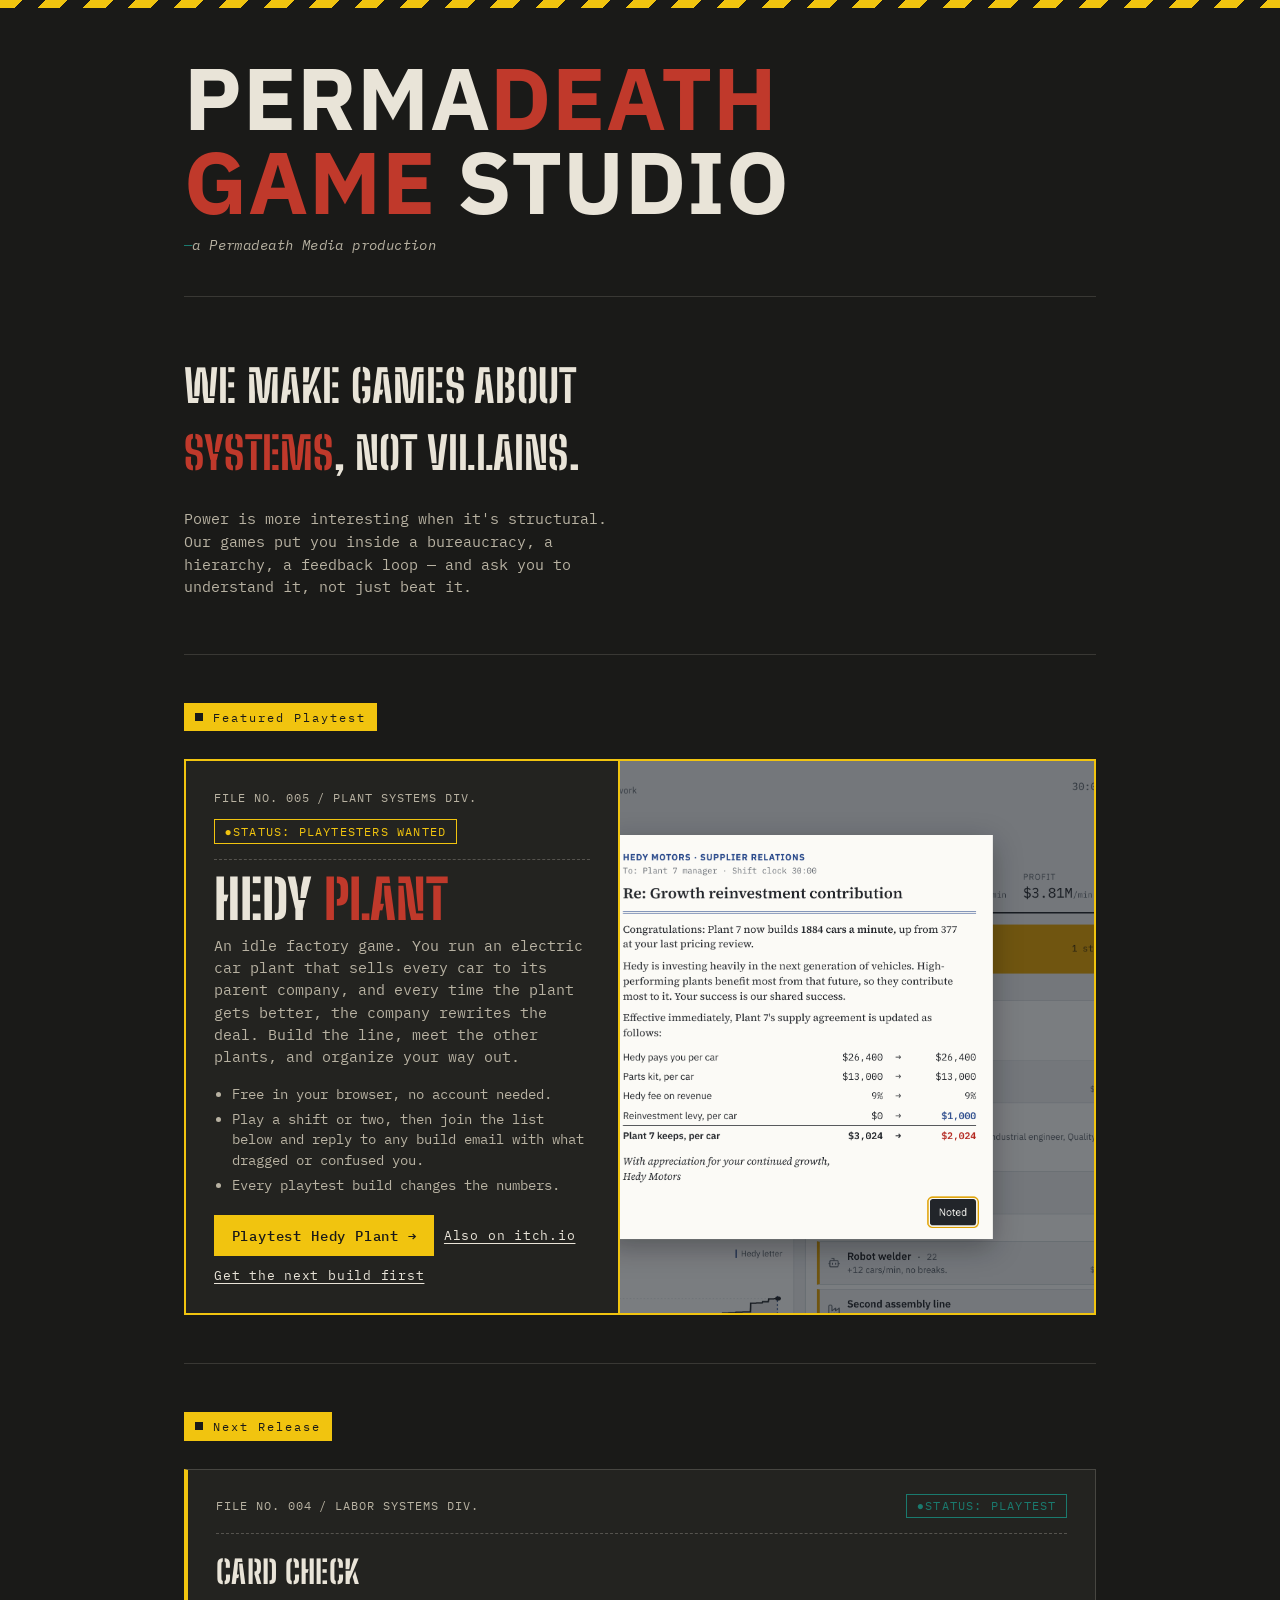
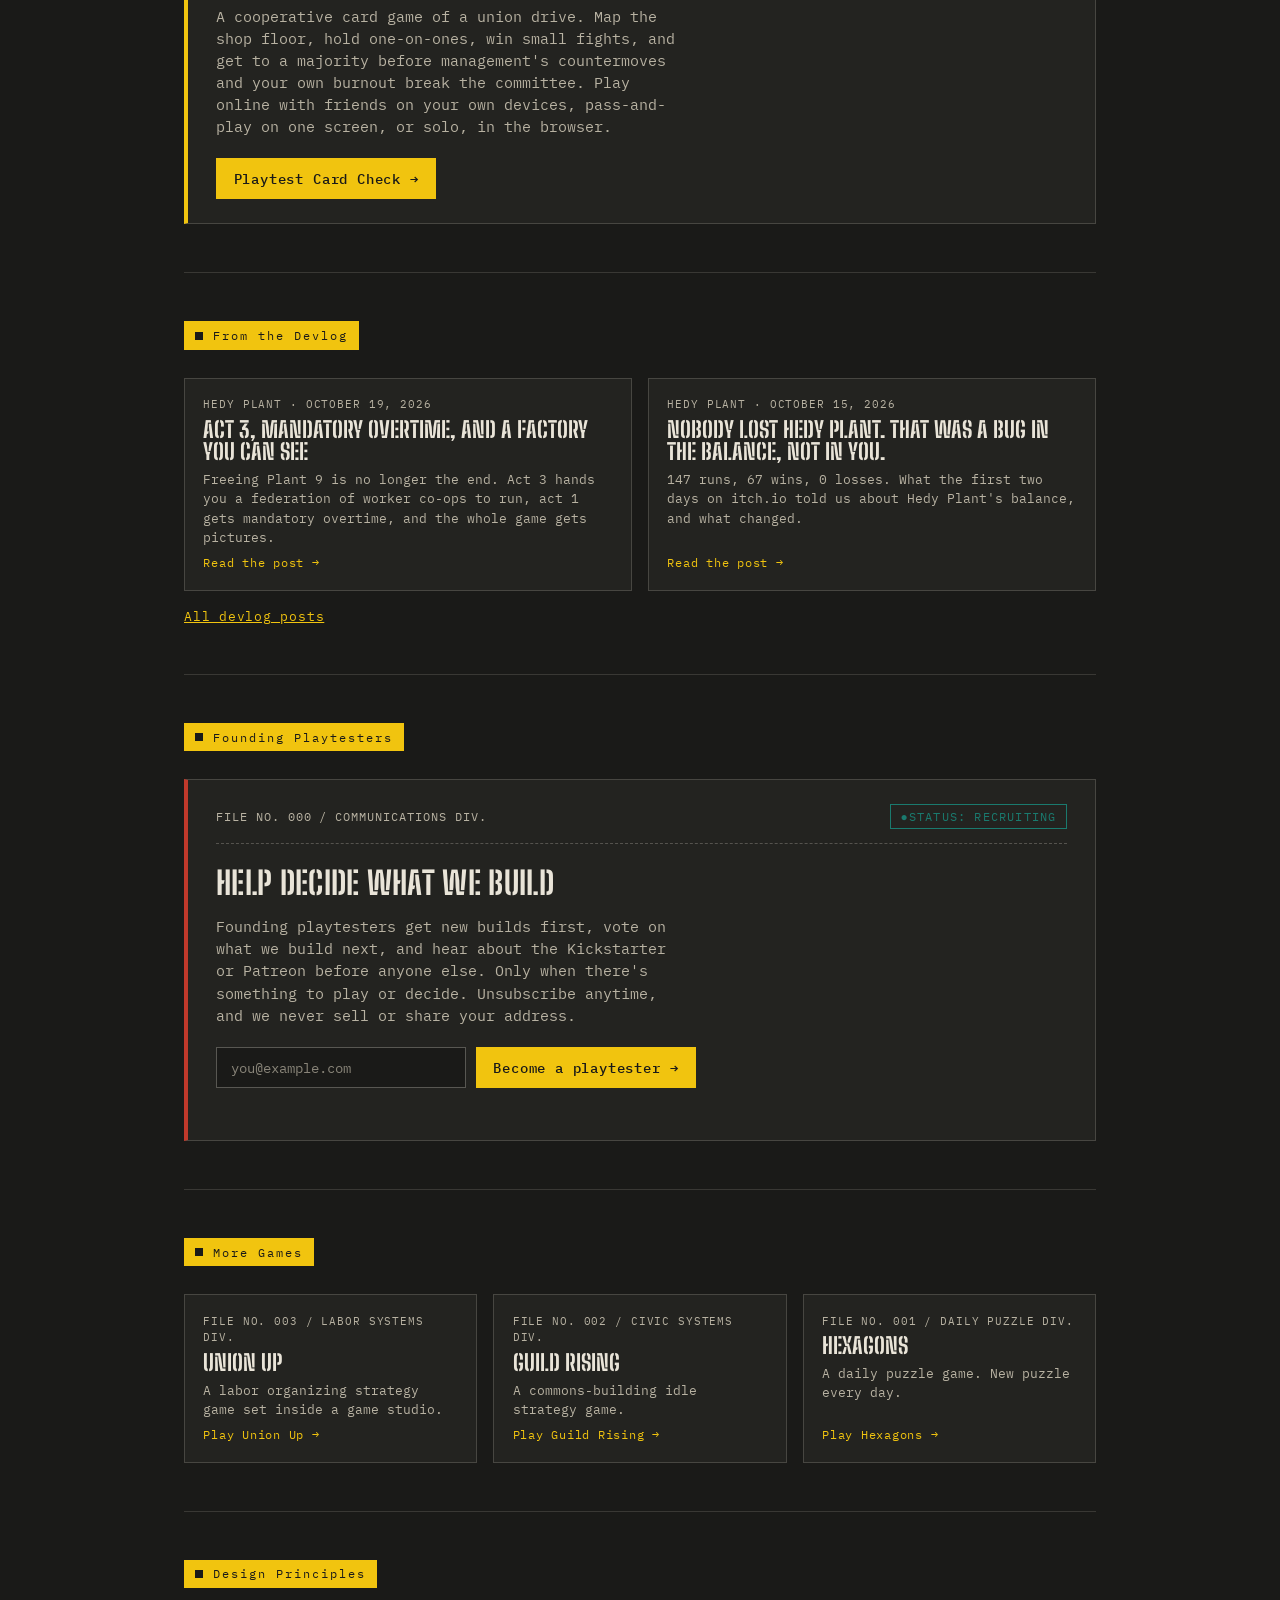
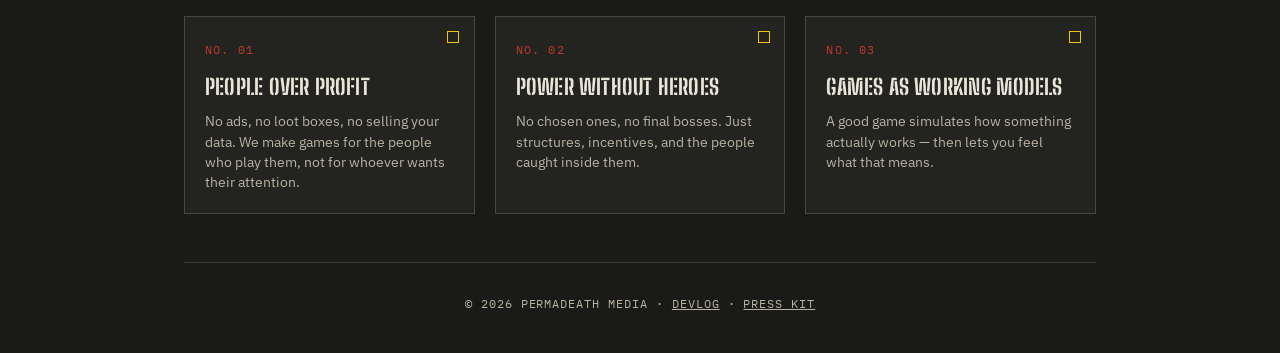
<file: index.html>
<!DOCTYPE html>
<html lang="en">
<head>
<meta charset="UTF-8">
<meta name="viewport" content="width=device-width, initial-scale=1.0">
<title>Permadeath Media — Game Studio</title>
<link rel="preconnect" href="https://fonts.googleapis.com">
<link rel="preconnect" href="https://fonts.gstatic.com" crossorigin>
<link href="https://fonts.googleapis.com/css2?family=Big+Shoulders+Stencil:wght@600;700;800&family=IBM+Plex+Mono:wght@400;500;600&family=IBM+Plex+Sans:wght@400;500&display=swap" rel="stylesheet">
<style>
  :root {
    --soot: #1A1A18;
    --soot-2: #232320;
    --oxide: #C0392B;
    --yellow: #F1C40F;
    --teal: #1A7A6E;
    --paper: #E9E4D8;
    --paper-dim: #B8B2A2;
  }

  * {
    margin: 0;
    padding: 0;
    box-sizing: border-box;
  }

  html {
    scroll-behavior: smooth;
  }

  body {
    background: var(--soot);
    color: var(--paper);
    font-family: "IBM Plex Sans", sans-serif;
    line-height: 1.5;
  }

  .stencil {
    font-family: "Big Shoulders Stencil", sans-serif;
    text-transform: uppercase;
  }

  .mono {
    font-family: "IBM Plex Mono", monospace;
  }

  .hazard-rule {
    height: 8px;
    background: repeating-linear-gradient(
      135deg,
      var(--yellow) 0 16px,
      var(--soot) 16px 32px
    );
  }

  .wrap {
    max-width: 960px;
    margin: 0 auto;
    padding: 0 1.5rem;
  }

  /* Header */
  header {
    padding: 3rem 0 2.5rem;
    border-bottom: 1px solid rgba(233, 228, 216, 0.15);
  }

  .wordmark {
    font-size: clamp(2.75rem, 9vw, 5.5rem);
    font-weight: 800;
    letter-spacing: 0.01em;
    color: var(--paper);
    line-height: 0.95;
  }

  .wordmark .hit {
    color: var(--oxide);
  }

  .subline {
    margin-top: 0.75rem;
    font-size: 0.85rem;
    letter-spacing: 0.03em;
    color: var(--paper-dim);
    font-style: italic;
  }

  .subline::before {
    content: "\2014 ";
    font-style: normal;
    color: var(--teal);
  }

  /* Hero */
  .hero {
    padding: 3.5rem 0;
  }

  .hero h1 {
    font-size: clamp(1.8rem, 4.5vw, 2.8rem);
    font-weight: 700;
    letter-spacing: 0.005em;
    max-width: 20ch;
    color: var(--paper);
  }

  .hero h1 .accent {
    color: var(--oxide);
  }

  .hero p {
    margin-top: 1.25rem;
    max-width: 48ch;
    font-size: 0.95rem;
    color: var(--paper-dim);
  }

  /* Section label */
  .section-label {
    display: inline-flex;
    align-items: center;
    gap: 0.6rem;
    font-size: 0.78rem;
    letter-spacing: 0.16em;
    color: var(--soot);
    background: var(--yellow);
    padding: 0.3rem 0.7rem;
    margin-bottom: 1.75rem;
  }

  .section-label::before {
    content: "";
    width: 8px;
    height: 8px;
    background: var(--soot);
    display: inline-block;
  }

  section {
    padding: 3rem 0;
    border-bottom: 1px solid rgba(233, 228, 216, 0.15);
  }

  /* Operations / file card */
  .file-card {
    background: var(--soot-2);
    border: 1px solid rgba(233, 228, 216, 0.18);
    border-left: 4px solid var(--teal);
    padding: 1.5rem 1.75rem;
  }

  .file-card-top {
    display: flex;
    flex-wrap: wrap;
    justify-content: space-between;
    align-items: baseline;
    gap: 0.75rem;
    border-bottom: 1px dashed rgba(233, 228, 216, 0.25);
    padding-bottom: 0.9rem;
    margin-bottom: 0.9rem;
  }

  .file-id {
    font-size: 0.75rem;
    color: var(--paper-dim);
    letter-spacing: 0.08em;
  }

  .status {
    font-size: 0.75rem;
    letter-spacing: 0.1em;
    color: var(--teal);
    border: 1px solid var(--teal);
    padding: 0.15rem 0.6rem;
  }

  .status::before {
    content: "\25CF ";
  }

  .file-title {
    font-family: "Big Shoulders Stencil", sans-serif;
    text-transform: uppercase;
    font-size: 2rem;
    font-weight: 700;
    color: var(--paper);
    letter-spacing: 0.01em;
  }

  .file-desc {
    margin-top: 0.6rem;
    color: var(--paper-dim);
    font-size: 0.92rem;
    max-width: 52ch;
  }

  .file-link {
    display: inline-block;
    margin-top: 1.25rem;
    font-size: 0.85rem;
    letter-spacing: 0.06em;
    color: var(--soot);
    background: var(--yellow);
    padding: 0.65rem 1.1rem;
    text-decoration: none;
    font-weight: 500;
    transition: background 0.15s ease;
  }

  .file-link:hover {
    background: var(--paper);
  }

  .file-link::after {
    content: " \2192";
  }

  /* Design principles */
  .principles {
    display: grid;
    grid-template-columns: repeat(auto-fit, minmax(230px, 1fr));
    gap: 1.25rem;
  }

  .principle {
    position: relative;
    border: 1px solid rgba(233, 228, 216, 0.18);
    padding: 1.5rem 1.25rem 1.25rem;
    background: var(--soot-2);
  }

  .principle-num {
    font-family: "IBM Plex Mono", monospace;
    font-size: 0.75rem;
    color: var(--oxide);
    letter-spacing: 0.1em;
    display: block;
    margin-bottom: 0.75rem;
  }

  .principle h2 {
    font-family: "Big Shoulders Stencil", sans-serif;
    text-transform: uppercase;
    font-size: 1.35rem;
    font-weight: 700;
    color: var(--paper);
    margin-bottom: 0.5rem;
    letter-spacing: 0.01em;
  }

  .principle p {
    font-size: 0.85rem;
    color: var(--paper-dim);
  }

  .principle::before {
    content: "";
    position: absolute;
    top: 0.9rem;
    right: 0.9rem;
    width: 10px;
    height: 10px;
    border: 1px solid var(--yellow);
  }

  /* Mailing list */
  .signup-card {
    border-left-color: var(--oxide);
  }

  .signup-form {
    display: flex;
    flex-wrap: wrap;
    gap: 0.6rem;
    margin-top: 1.25rem;
    max-width: 480px;
  }

  .signup-form input[type="email"] {
    flex: 1 1 220px;
    min-width: 0;
    font-family: "IBM Plex Mono", monospace;
    font-size: 0.9rem;
    color: var(--paper);
    background: var(--soot);
    border: 1px solid rgba(233, 228, 216, 0.3);
    padding: 0.65rem 0.9rem;
    border-radius: 0;
  }

  .signup-form input[type="email"]::placeholder {
    color: var(--paper-dim);
    opacity: 0.7;
  }

  .signup-form input[type="email"]:focus {
    outline: 2px solid var(--yellow);
    outline-offset: 1px;
    border-color: var(--yellow);
  }

  .signup-btn {
    font-family: "IBM Plex Mono", monospace;
    font-size: 0.85rem;
    letter-spacing: 0.06em;
    font-weight: 500;
    color: var(--soot);
    background: var(--yellow);
    border: 0;
    padding: 0.65rem 1.1rem;
    cursor: pointer;
    transition: background 0.15s ease;
  }

  .signup-btn:hover,
  .signup-btn:focus-visible {
    background: var(--paper);
  }

  .signup-btn:disabled {
    opacity: 0.6;
    cursor: wait;
  }

  .signup-btn::after {
    content: " \2192";
  }

  .signup-hp {
    position: absolute;
    left: -9999px;
    width: 1px;
    height: 1px;
    opacity: 0;
  }

  .signup-msg {
    margin-top: 0.75rem;
    font-size: 0.8rem;
    letter-spacing: 0.04em;
    color: var(--paper-dim);
    min-height: 1.2em;
  }

  .signup-msg.ok {
    color: var(--yellow);
  }

  .signup-msg.err {
    color: var(--oxide);
  }

  .sr-only {
    position: absolute;
    width: 1px;
    height: 1px;
    overflow: hidden;
    clip: rect(0 0 0 0);
    white-space: nowrap;
  }

  /* Footer */
  footer {
    padding: 2rem 0 2.5rem;
    text-align: center;
  }

  footer p {
    font-size: 0.75rem;
    letter-spacing: 0.08em;
    color: var(--paper-dim);
  }

  /* Featured playtest */
  .featured-card {
    border: 2px solid var(--yellow);
    background: var(--soot-2);
    display: grid;
    grid-template-columns: minmax(0, 1fr) minmax(0, 1.1fr);
  }

  .featured-body { padding: 1.75rem; }

  .featured-card .status {
    color: var(--yellow);
    border-color: var(--yellow);
  }

  .featured-title {
    font-family: "Big Shoulders Stencil", sans-serif;
    text-transform: uppercase;
    font-size: clamp(2.4rem, 6vw, 3.4rem);
    font-weight: 800;
    line-height: 0.95;
    color: var(--paper);
  }

  .featured-title .hit { color: var(--oxide); }

  .featured-asks {
    margin: 1rem 0 0 1.1rem;
    font-size: 0.85rem;
    color: var(--paper-dim);
  }

  .featured-asks li { margin-bottom: 0.3rem; }

  .featured-actions { display: flex; flex-wrap: wrap; gap: 0.6rem; align-items: center; margin-top: 1.25rem; }

  .featured-actions .file-link { margin-top: 0; }

  .featured-actions .ghost-link {
    font-size: 0.8rem;
    letter-spacing: 0.06em;
    color: var(--paper);
    text-decoration: underline;
    text-underline-offset: 3px;
  }

  .featured-shot {
    display: block;
    background: #E8EBEE;
    overflow: hidden;
    border-left: 2px solid var(--yellow);
  }

  .featured-shot img {
    display: block;
    width: 100%;
    height: 100%;
    object-fit: cover;
    object-position: 64% 30%;
  }

  /* Next release */
  .next-card { border-left-color: var(--yellow); }

  /* More games shelf */
  .shelf {
    display: grid;
    grid-template-columns: repeat(auto-fit, minmax(220px, 1fr));
    gap: 1rem;
  }

  .shelf-item {
    display: flex;
    flex-direction: column;
    gap: 0.4rem;
    padding: 1.1rem 1.15rem;
    background: var(--soot-2);
    border: 1px solid rgba(233, 228, 216, 0.18);
    color: var(--paper);
    text-decoration: none;
    transition: border-color 0.15s ease;
  }

  .shelf-item:hover,
  .shelf-item:focus-visible { border-color: var(--yellow); }

  .shelf-item .file-id { font-size: 0.68rem; }

  .shelf-title {
    font-family: "Big Shoulders Stencil", sans-serif;
    text-transform: uppercase;
    font-size: 1.4rem;
    font-weight: 700;
    line-height: 1;
  }

  .shelf-desc {
    font-size: 0.8rem;
    color: var(--paper-dim);
    flex: 1;
  }

  .shelf-link {
    font-size: 0.78rem;
    letter-spacing: 0.06em;
    color: var(--yellow);
  }

  .shelf-link::after { content: " \2192"; }

  .devlog-more { margin-top: 1rem; font-size: 0.8rem; letter-spacing: 0.06em; }
  .devlog-more a { color: var(--yellow); }

  @media (max-width: 720px) {
    .featured-card { grid-template-columns: 1fr; }
    .featured-shot { border-left: 0; border-top: 2px solid var(--yellow); aspect-ratio: 16 / 10; }
  }

  @media (max-width: 480px) {
    .file-card-top {
      flex-direction: column;
      align-items: flex-start;
    }
  }
</style>
</head>
<body>

  <div class="hazard-rule"></div>

  <div class="wrap">
    <header>
      <div class="wordmark">PERMA<span class="hit">DEATH</span><br><span class="hit">GAME</span> STUDIO</div>
      <p class="subline mono">a Permadeath Media production</p>
    </header>

    <section class="hero">
      <h1 class="stencil">We make games about <span class="accent">systems</span>, not villains.</h1>
      <p class="mono">
        Power is more interesting when it's structural. Our games put you inside
        a bureaucracy, a hierarchy, a feedback loop — and ask you to understand
        it, not just beat it.
      </p>
    </section>

    <section id="featured">
      <span class="section-label mono">Featured Playtest</span>

      <div class="featured-card">
        <div class="featured-body">
          <div class="file-card-top">
            <span class="file-id mono">FILE NO. 005 / PLANT SYSTEMS DIV.</span>
            <span class="status mono">STATUS: PLAYTESTERS WANTED</span>
          </div>
          <div class="featured-title">Hedy <span class="hit">Plant</span></div>
          <p class="file-desc mono">
            An idle factory game. You run an electric car plant that sells
            every car to its parent company, and every time the plant gets
            better, the company rewrites the deal. Build the line, meet the
            other plants, and organize your way out.
          </p>
          <ul class="featured-asks mono">
            <li>Free in your browser, no account needed.</li>
            <li>Play a shift or two, then join the list below and reply to any build email with what dragged or confused you.</li>
            <li>Every playtest build changes the numbers.</li>
          </ul>
          <div class="featured-actions">
            <a class="file-link mono" href="/hedy-plant/?ref=home-featured">Playtest Hedy Plant</a>
            <a class="ghost-link mono" href="https://swyphd.itch.io/hedy-plant">Also on itch.io</a>
            <a class="ghost-link mono" href="#dispatches">Get the next build first</a>
          </div>
        </div>
        <a class="featured-shot" href="/hedy-plant/?ref=home-featured" tabindex="-1" aria-hidden="true">
          <img src="/press/hedy-plant/01-hedy-letter.png" alt="" loading="lazy" width="2560" height="1600">
        </a>
      </div>
    </section>

    <section id="next">
      <span class="section-label mono">Next Release</span>

      <div class="file-card next-card">
        <div class="file-card-top">
          <span class="file-id mono">FILE NO. 004 / LABOR SYSTEMS DIV.</span>
          <span class="status mono">STATUS: PLAYTEST</span>
        </div>
        <div class="file-title">Card Check</div>
        <p class="file-desc mono">
          A cooperative card game of a union drive. Map the shop floor, hold
          one-on-ones, win small fights, and get to a majority before
          management's countermoves and your own burnout break the committee.
          Play online with friends on your own devices, pass-and-play on one screen, or solo, in the browser.
        </p>
        <a class="file-link mono" href="/card-check/?ref=home-next">Playtest Card Check</a>
      </div>
    </section>

    <!-- devlog:start (written by devlog/build.mjs) -->
    <section id="devlog">
      <span class="section-label mono">From the Devlog</span>

      <div class="shelf">
        <a class="shelf-item" href="/devlog/hedy-plant-act-3/">
          <span class="file-id mono">HEDY PLANT · OCTOBER 19, 2026</span>
          <span class="shelf-title">Act 3, mandatory overtime, and a factory you can see</span>
          <span class="shelf-desc mono">Freeing Plant 9 is no longer the end. Act 3 hands you a federation of worker co-ops to run, act 1 gets mandatory overtime, and the whole game gets pictures.</span>
          <span class="shelf-link mono">Read the post</span>
        </a>
        <a class="shelf-item" href="/devlog/hedy-plant-nobody-lost/">
          <span class="file-id mono">HEDY PLANT · OCTOBER 15, 2026</span>
          <span class="shelf-title">Nobody lost Hedy Plant. That was a bug in the balance, not in you.</span>
          <span class="shelf-desc mono">147 runs, 67 wins, 0 losses. What the first two days on itch.io told us about Hedy Plant's balance, and what changed.</span>
          <span class="shelf-link mono">Read the post</span>
        </a>
      </div>
      <p class="devlog-more mono"><a href="/devlog/">All devlog posts</a></p>
    </section>
    <!-- devlog:end -->

    <section id="dispatches">
      <span class="section-label mono">Founding Playtesters</span>

      <div class="file-card signup-card">
        <div class="file-card-top">
          <span class="file-id mono">FILE NO. 000 / COMMUNICATIONS DIV.</span>
          <span class="status mono">STATUS: RECRUITING</span>
        </div>
        <div class="file-title">Help decide what we build</div>
        <p class="file-desc mono">
          Founding playtesters get new builds first, vote on what we build
          next, and hear about the Kickstarter or Patreon before anyone else.
          Only when there's something to play or decide. Unsubscribe anytime,
          and we never sell or share your address.
        </p>
        <form class="signup-form" id="signup-form" novalidate>
          <label class="sr-only" for="signup-email">Email address</label>
          <input id="signup-email" name="email" type="email" inputmode="email"
                 autocomplete="email" placeholder="you@example.com" required>
          <input class="signup-hp" name="website" type="text" tabindex="-1"
                 autocomplete="off" aria-hidden="true">
          <button class="signup-btn" type="submit">Become a playtester</button>
        </form>
        <p class="signup-msg mono" id="signup-msg" role="status" aria-live="polite"></p>
      </div>
    </section>

    <section id="operations">
      <span class="section-label mono">More Games</span>

      <div class="shelf">
        <a class="shelf-item" href="/union-up/?ref=home-more">
          <span class="file-id mono">FILE NO. 003 / LABOR SYSTEMS DIV.</span>
          <span class="shelf-title">Union Up</span>
          <span class="shelf-desc mono">A labor organizing strategy game set inside a game studio.</span>
          <span class="shelf-link mono">Play Union Up</span>
        </a>
        <a class="shelf-item" href="/guild-rising/?ref=home-more">
          <span class="file-id mono">FILE NO. 002 / CIVIC SYSTEMS DIV.</span>
          <span class="shelf-title">Guild Rising</span>
          <span class="shelf-desc mono">A commons-building idle strategy game.</span>
          <span class="shelf-link mono">Play Guild Rising</span>
        </a>
        <a class="shelf-item" href="/hexagons/?ref=home-more">
          <span class="file-id mono">FILE NO. 001 / DAILY PUZZLE DIV.</span>
          <span class="shelf-title">Hexagons</span>
          <span class="shelf-desc mono">A daily puzzle game. New puzzle every day.</span>
          <span class="shelf-link mono">Play Hexagons</span>
        </a>
      </div>
    </section>

    <section id="principles">
      <span class="section-label mono">Design Principles</span>

      <div class="principles">
        <div class="principle">
          <span class="principle-num">NO. 01</span>
          <h2>People over profit</h2>
          <p>No ads, no loot boxes, no selling your data. We make games for
          the people who play them, not for whoever wants their attention.</p>
        </div>
        <div class="principle">
          <span class="principle-num">NO. 02</span>
          <h2>Power without heroes</h2>
          <p>No chosen ones, no final bosses. Just structures, incentives,
          and the people caught inside them.</p>
        </div>
        <div class="principle">
          <span class="principle-num">NO. 03</span>
          <h2>Games as working models</h2>
          <p>A good game simulates how something actually works — then lets
          you feel what that means.</p>
        </div>
      </div>
    </section>

    <footer>
      <p class="mono">© 2026 PERMADEATH MEDIA · <a href="/devlog/" style="color:inherit">DEVLOG</a> · <a href="/press/" style="color:inherit">PRESS KIT</a></p>
    </footer>
  </div>

  <script>
    // Mailing list: /api/subscribe adds the address to Buttondown (which
    // sends the welcome email) and keeps a backup row in Supabase. See README.md.
    (function () {
      const SIGNUP_URL = '/api/subscribe';
      const SOURCE = 'site';
      const EMAIL_RE = /^[^@\s]+@[^@\s]+\.[^@\s]+$/;

      // The ?ref= tag this browser first came in with (kept by the games'
      // analytics as pm-ref), else this visit's; skipped under Do Not Track.
      function ref() {
        try {
          if (navigator.globalPrivacyControl === true || navigator.doNotTrack === '1' || localStorage.getItem('pm-analytics-off')) return undefined;
          const tag = (localStorage.getItem('pm-ref') || new URLSearchParams(location.search).get('ref') || '').trim().toLowerCase();
          return /^[a-z0-9][a-z0-9_-]{0,39}$/.test(tag) ? tag : undefined;
        } catch (e) { return undefined; }
      }

      async function subscribe(email) {
        const res = await fetch(SIGNUP_URL, {
          method: 'POST',
          headers: { 'Content-Type': 'application/json' },
          body: JSON.stringify({ email, source: SOURCE, tag: 'founding', ref: ref() }),
        });
        if (res.ok) return;
        throw new Error('HTTP ' + res.status);
      }

      const form = document.getElementById('signup-form');
      const input = document.getElementById('signup-email');
      const button = form.querySelector('button');
      const msg = document.getElementById('signup-msg');

      function say(text, cls) {
        msg.textContent = text;
        msg.className = 'signup-msg mono' + (cls ? ' ' + cls : '');
      }

      form.addEventListener('submit', async function (e) {
        e.preventDefault();
        const email = input.value.trim().toLowerCase();
        if (!EMAIL_RE.test(email)) {
          say('That doesn\'t look like an email address.', 'err');
          input.focus();
          return;
        }
        if (form.elements.website.value) { // honeypot: bots fill this, people can't
          say('You\'re on the list.', 'ok');
          return;
        }
        button.disabled = true;
        say('Filing\u2026');
        try {
          await subscribe(email);
          say('You\'re a founding playtester. Check ' + email + ' for a note from us; if it asks you to confirm, one click finishes it.', 'ok');
          form.reset();
        } catch (err) {
          say('Something went wrong. Try again in a minute.', 'err');
        } finally {
          button.disabled = false;
        }
      });
    })();
  </script>

</body>
</html>
</file>
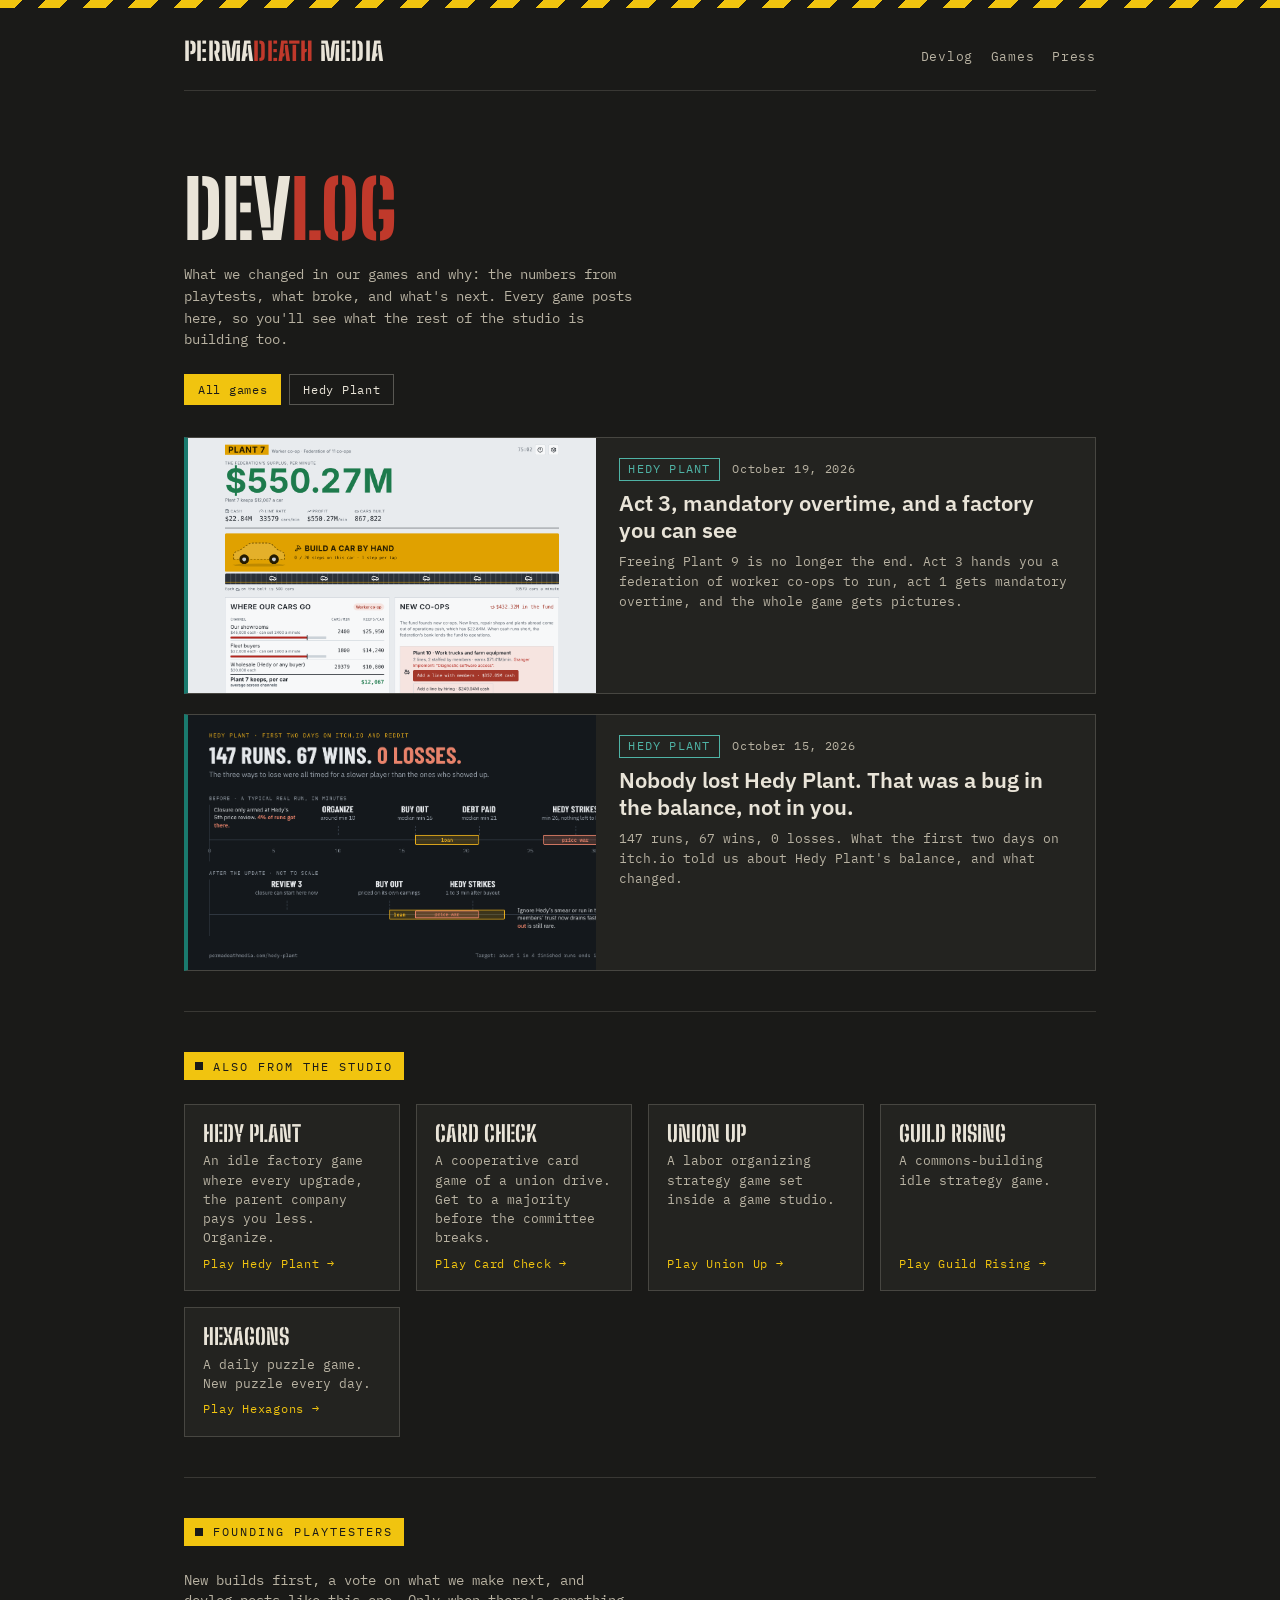
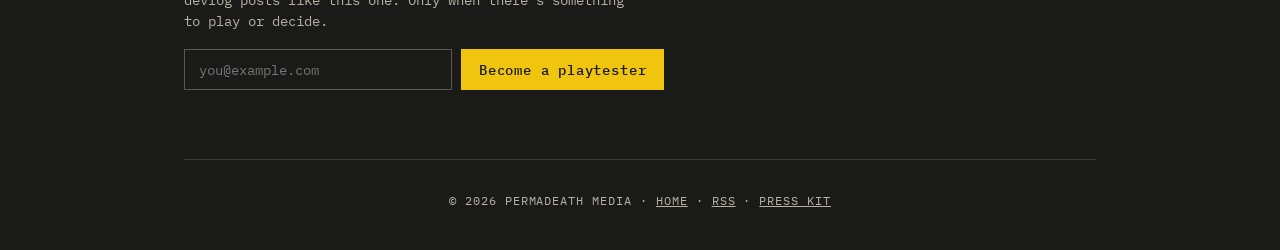
<file: devlog/index.html>
<!DOCTYPE html>
<html lang="en">
<head>
<meta charset="UTF-8">
<meta name="viewport" content="width=device-width, initial-scale=1.0">
<title>Devlog · Permadeath Media</title>
<meta name="description" content="What we changed in our games and why: balance numbers, playtest findings and new acts, from every Permadeath Media game.">
<meta property="og:type" content="website">
<meta property="og:title" content="Devlog · Permadeath Media">
<meta property="og:description" content="What we changed in our games and why: balance numbers, playtest findings and new acts, from every Permadeath Media game.">
<meta property="og:url" content="https://permadeathmedia.com/devlog/">
<meta property="og:image" content="https://permadeathmedia.com/devlog/hedy-plant-act-3/act3-federation.png">
<meta name="twitter:card" content="summary_large_image">
<link rel="alternate" type="application/rss+xml" title="Permadeath Media devlog" href="/devlog/feed.xml">
<link rel="preconnect" href="https://fonts.googleapis.com">
<link rel="preconnect" href="https://fonts.gstatic.com" crossorigin>
<link href="https://fonts.googleapis.com/css2?family=Big+Shoulders+Stencil:wght@600;700;800&family=IBM+Plex+Mono:wght@400;500;600&family=IBM+Plex+Sans:wght@400;500;600&display=swap" rel="stylesheet">
<link rel="stylesheet" href="/devlog/devlog.css">
</head>
<body>
<div class="hazard-rule"></div>
<div class="wrap">
<header class="top">
  <a class="brand stencil" href="/">PERMA<span class="hit">DEATH</span> MEDIA</a>
  <nav class="mono"><a href="/devlog/">Devlog</a><a href="/#operations">Games</a><a href="/press/">Press</a></nav>
</header>
<main>
  <section class="intro">
    <h1 class="stencil">Dev<span class="hit">log</span></h1>
    <p class="mono">What we changed in our games and why: the numbers from playtests, what broke, and what's next. Every game posts here, so you'll see what the rest of the studio is building too.</p>
    <div class="chips" role="group" aria-label="Filter by game"><button class="chip mono" data-game="" aria-pressed="true">All games</button><button class="chip mono" data-game="hedy-plant" aria-pressed="false">Hedy Plant</button></div>
  </section>
  <div class="post-list" id="posts">
<article class="post-card" data-game="hedy-plant">
  <a class="post-cover" href="/devlog/hedy-plant-act-3/" tabindex="-1" aria-hidden="true"><img src="/devlog/hedy-plant-act-3/act3-federation.png" alt="" width="1280" height="1790" loading="lazy"></a>
  <div class="post-card-body">
    <div class="meta mono"><a class="tag mono" href="/devlog/?game=hedy-plant">Hedy Plant</a><time datetime="2026-10-19">October 19, 2026</time></div>
    <h2 class="post-card-title"><a href="/devlog/hedy-plant-act-3/">Act 3, mandatory overtime, and a factory you can see</a></h2>
    <p class="mono">Freeing Plant 9 is no longer the end. Act 3 hands you a federation of worker co-ops to run, act 1 gets mandatory overtime, and the whole game gets pictures.</p>
  </div>
</article>
<article class="post-card" data-game="hedy-plant">
  <a class="post-cover" href="/devlog/hedy-plant-nobody-lost/" tabindex="-1" aria-hidden="true"><img src="/devlog/hedy-plant-nobody-lost/why-nobody-lost.png" alt="" width="2400" height="1350" loading="lazy"></a>
  <div class="post-card-body">
    <div class="meta mono"><a class="tag mono" href="/devlog/?game=hedy-plant">Hedy Plant</a><time datetime="2026-10-15">October 15, 2026</time></div>
    <h2 class="post-card-title"><a href="/devlog/hedy-plant-nobody-lost/">Nobody lost Hedy Plant. That was a bug in the balance, not in you.</a></h2>
    <p class="mono">147 runs, 67 wins, 0 losses. What the first two days on itch.io told us about Hedy Plant's balance, and what changed.</p>
  </div>
</article>
  </div>
  <p class="empty mono" id="empty" hidden>No posts for this game yet.</p>
</main>
<section><span class="section-label mono">Also from the studio</span><div class="shelf"><a class="shelf-item" href="/hedy-plant/?ref=devlog">
    <span class="shelf-title stencil">Hedy Plant</span>
    <span class="shelf-desc mono">An idle factory game where every upgrade, the parent company pays you less. Organize.</span>
    <span class="shelf-link mono">Play Hedy Plant</span>
  </a>
<a class="shelf-item" href="/card-check/?ref=devlog">
    <span class="shelf-title stencil">Card Check</span>
    <span class="shelf-desc mono">A cooperative card game of a union drive. Get to a majority before the committee breaks.</span>
    <span class="shelf-link mono">Play Card Check</span>
  </a>
<a class="shelf-item" href="/union-up/?ref=devlog">
    <span class="shelf-title stencil">Union Up</span>
    <span class="shelf-desc mono">A labor organizing strategy game set inside a game studio.</span>
    <span class="shelf-link mono">Play Union Up</span>
  </a>
<a class="shelf-item" href="/guild-rising/?ref=devlog">
    <span class="shelf-title stencil">Guild Rising</span>
    <span class="shelf-desc mono">A commons-building idle strategy game.</span>
    <span class="shelf-link mono">Play Guild Rising</span>
  </a>
<a class="shelf-item" href="/hexagons/?ref=devlog">
    <span class="shelf-title stencil">Hexagons</span>
    <span class="shelf-desc mono">A daily puzzle game. New puzzle every day.</span>
    <span class="shelf-link mono">Play Hexagons</span>
  </a></div></section>
<section class="signup">
  <span class="section-label mono">Founding Playtesters</span>
  <p class="mono">New builds first, a vote on what we make next, and devlog posts like this one. Only when there's something to play or decide.</p>
  <form class="signup-form" id="signup-form" novalidate>
    <label class="sr-only" for="signup-email">Email address</label>
    <input id="signup-email" name="email" type="email" inputmode="email" autocomplete="email" placeholder="you@example.com" required>
    <input class="signup-hp" name="website" type="text" tabindex="-1" autocomplete="off" aria-hidden="true">
    <button class="signup-btn mono" type="submit">Become a playtester</button>
  </form>
  <p class="signup-msg mono" id="signup-msg" role="status" aria-live="polite"></p>
</section>
<footer><p class="mono">© 2026 PERMADEATH MEDIA · <a href="/">HOME</a> · <a href="/devlog/feed.xml">RSS</a> · <a href="/press/">PRESS KIT</a></p></footer>
</div>
<script src="/devlog/devlog.js"></script>
</body>
</html>
</file>
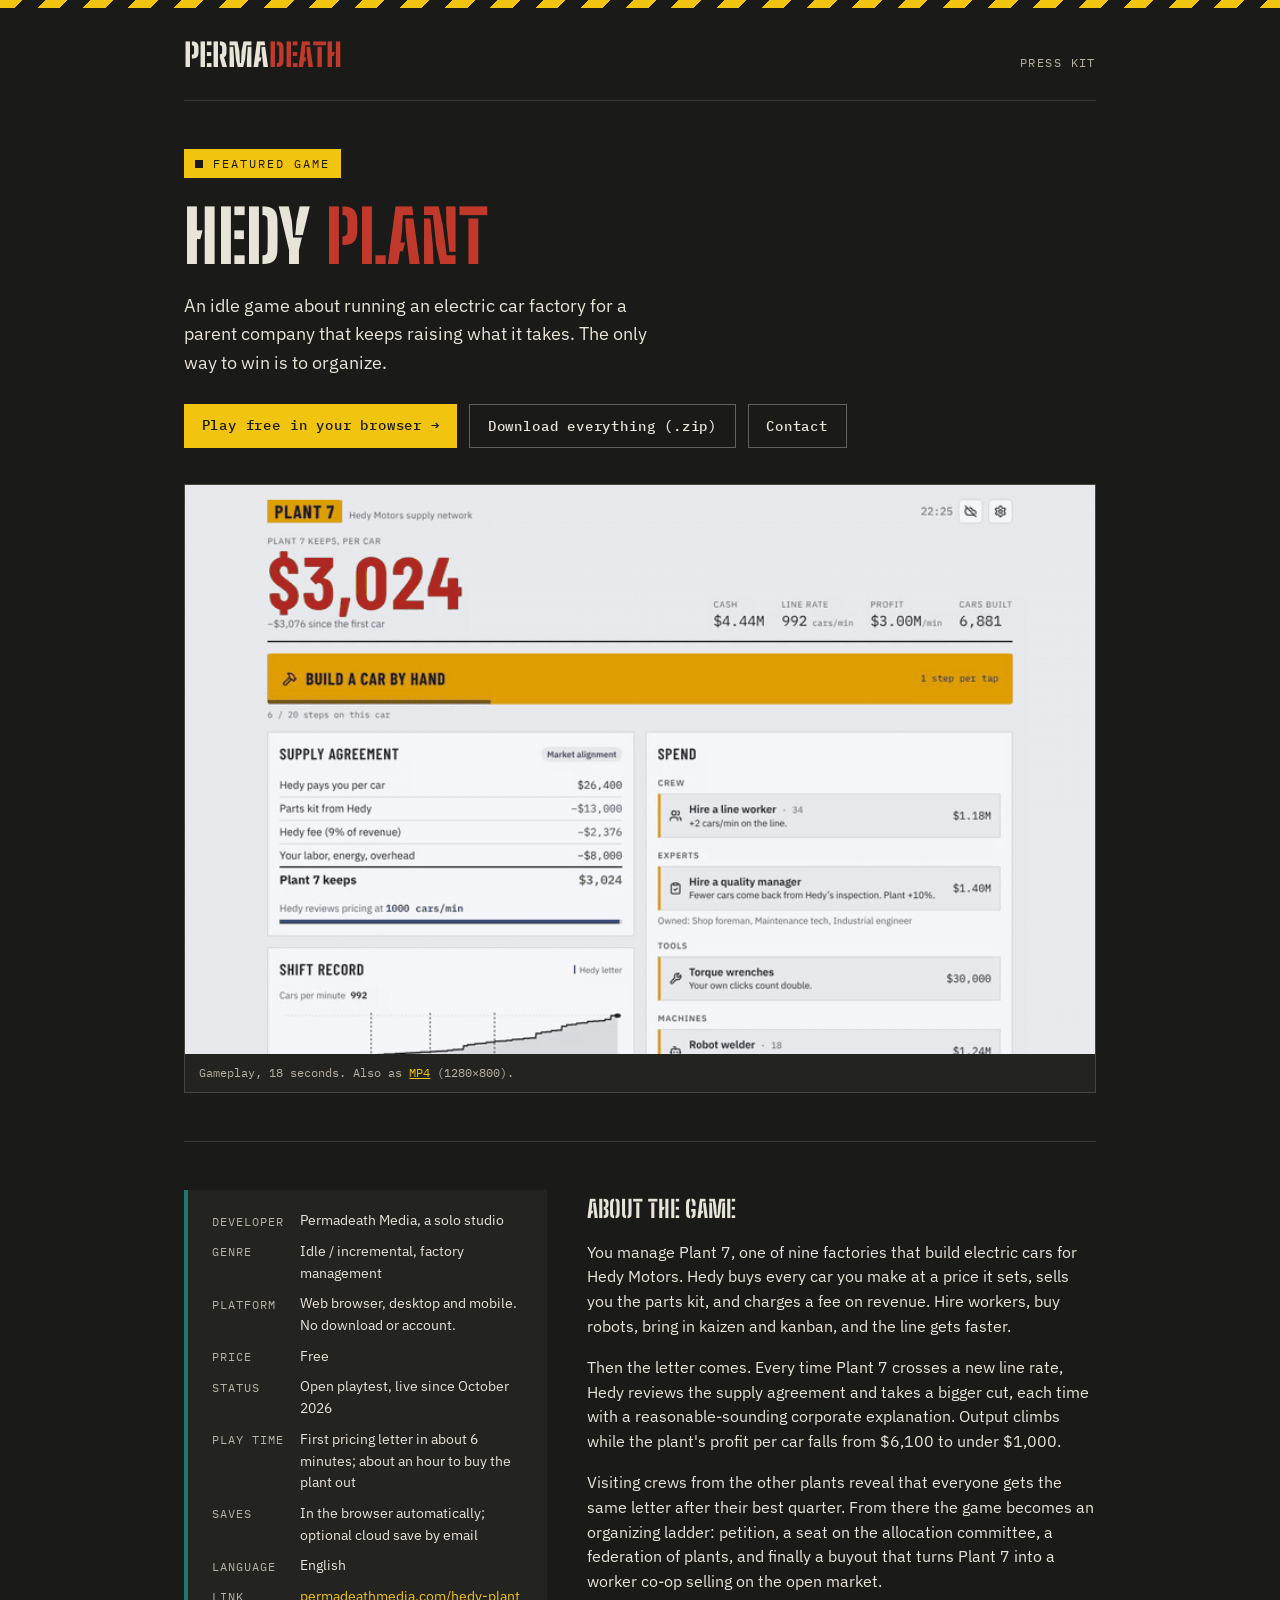
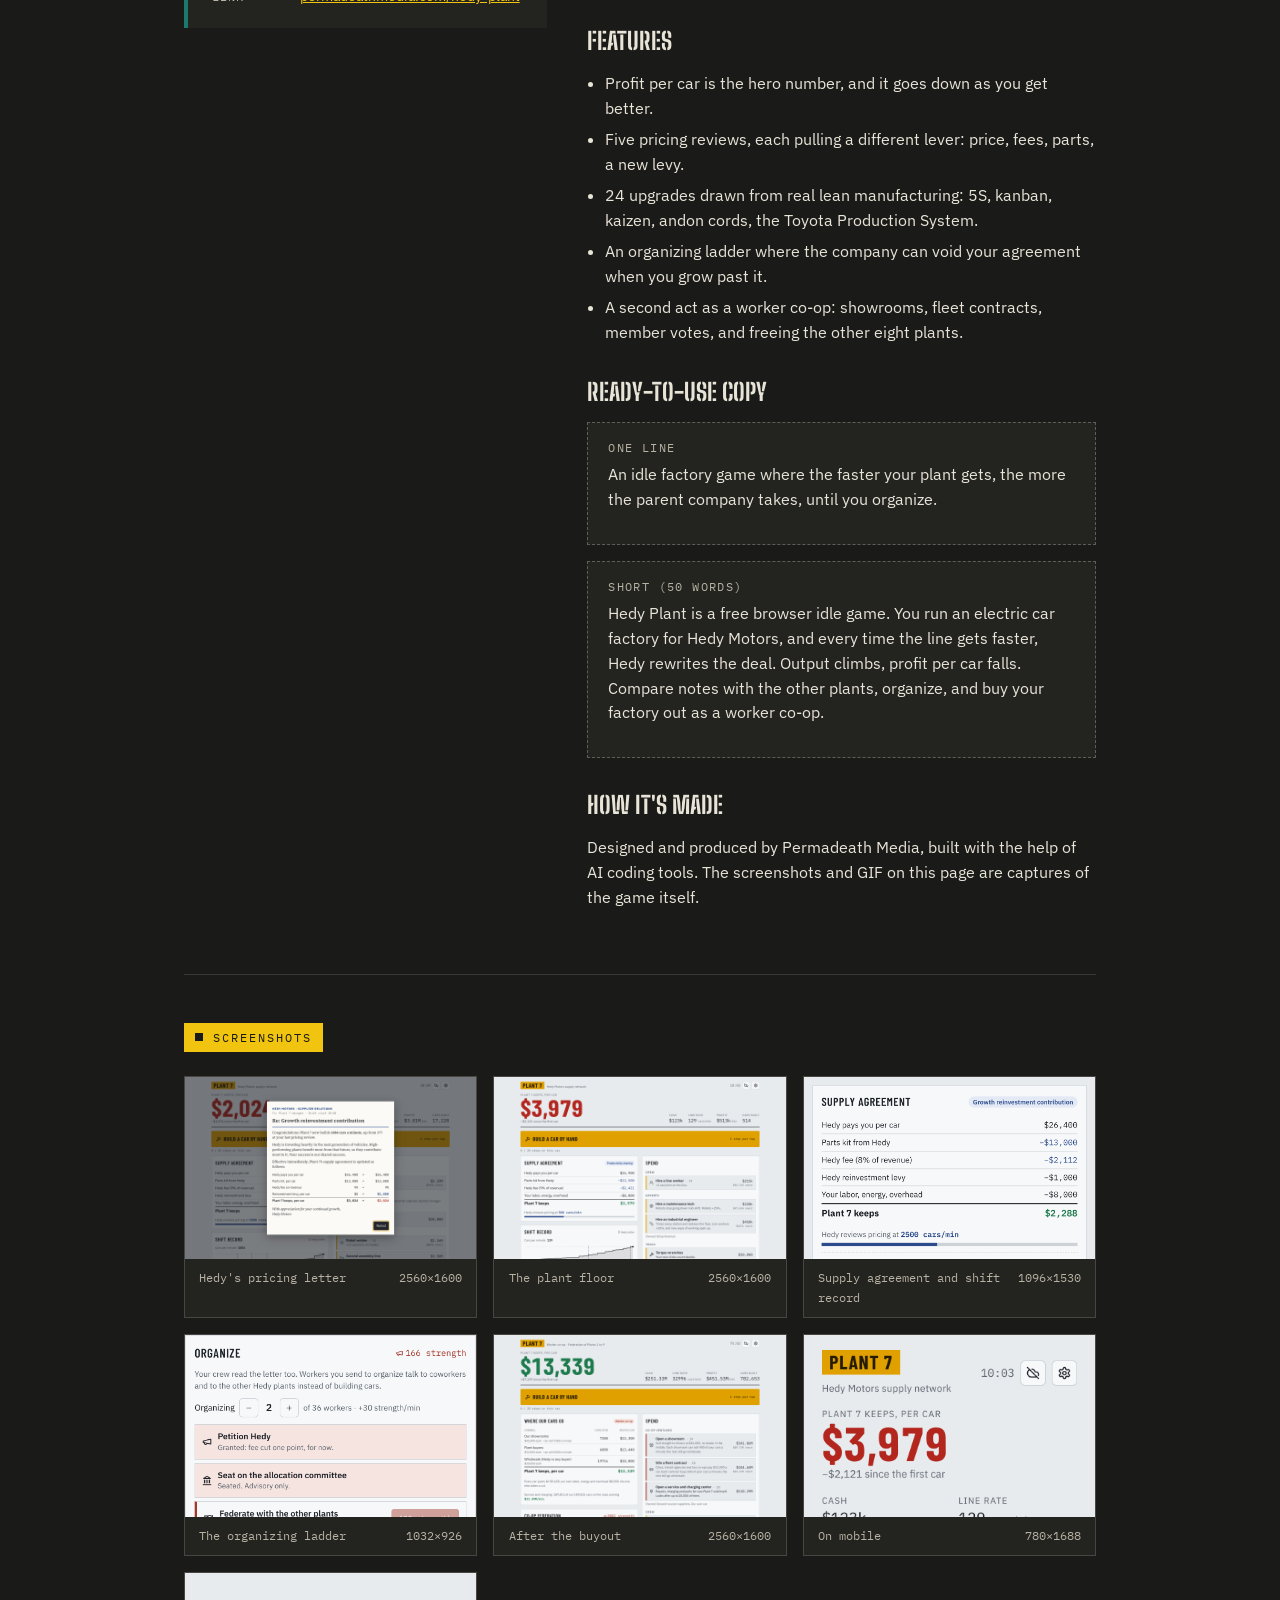
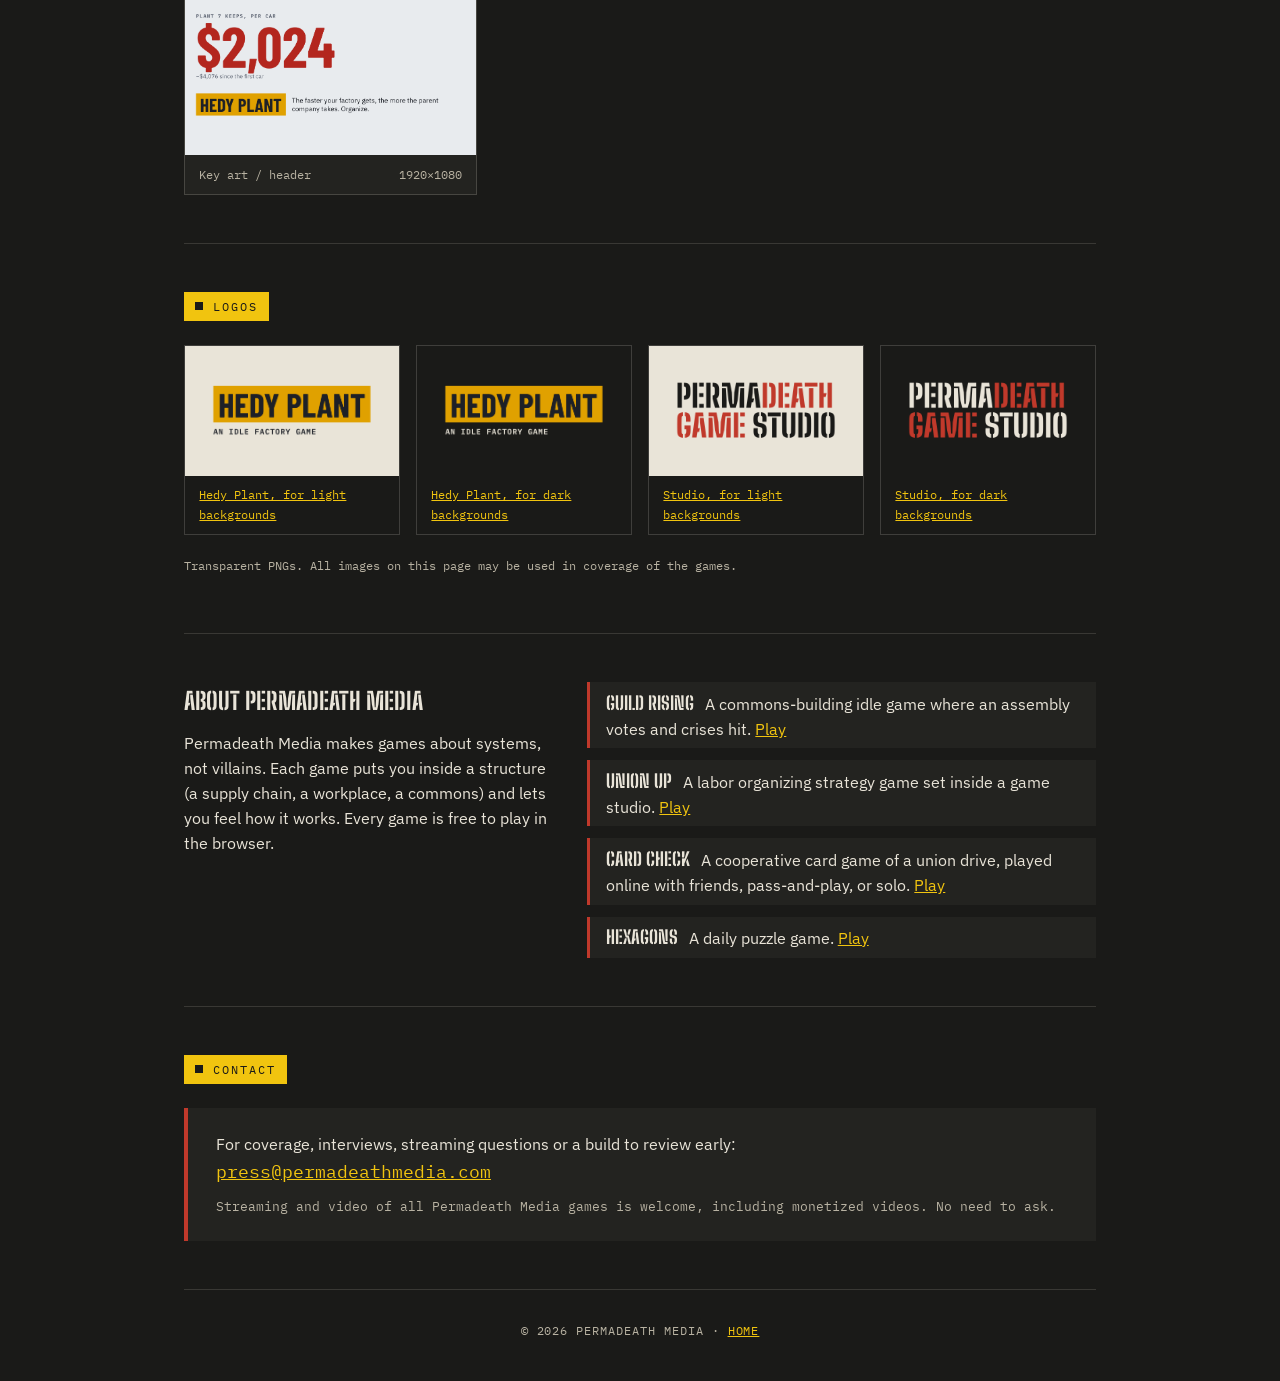
<file: press/index.html>
<!DOCTYPE html>
<html lang="en">
<head>
<meta charset="UTF-8">
<meta name="viewport" content="width=device-width, initial-scale=1.0">
<title>Press Kit — Permadeath Media</title>
<meta name="description" content="Press kit for Hedy Plant, a free browser idle game from Permadeath Media: fact sheet, screenshots, gameplay GIF, logos and contact.">
<meta property="og:title" content="Hedy Plant press kit — Permadeath Media">
<meta property="og:description" content="An idle factory game where the faster your plant gets, the more the parent company takes. Free in the browser.">
<meta property="og:image" content="https://permadeathmedia.com/press/hedy-plant/key-art.png">
<link rel="preconnect" href="https://fonts.googleapis.com">
<link rel="preconnect" href="https://fonts.gstatic.com" crossorigin>
<link href="https://fonts.googleapis.com/css2?family=Big+Shoulders+Stencil:wght@600;700;800&family=IBM+Plex+Mono:wght@400;500;600&family=IBM+Plex+Sans:wght@400;500&display=swap" rel="stylesheet">
<style>
  :root {
    --soot: #1A1A18;
    --soot-2: #232320;
    --oxide: #C0392B;
    --yellow: #F1C40F;
    --teal: #1A7A6E;
    --paper: #E9E4D8;
    --paper-dim: #B8B2A2;
    --line: rgba(233, 228, 216, 0.15);
  }

  * { margin: 0; padding: 0; box-sizing: border-box; }

  body {
    background: var(--soot);
    color: var(--paper);
    font-family: "IBM Plex Sans", sans-serif;
    line-height: 1.55;
  }

  a { color: var(--yellow); }

  .mono { font-family: "IBM Plex Mono", monospace; }

  .stencil {
    font-family: "Big Shoulders Stencil", sans-serif;
    text-transform: uppercase;
  }

  .hazard-rule {
    height: 8px;
    background: repeating-linear-gradient(135deg, var(--yellow) 0 16px, var(--soot) 16px 32px);
  }

  .wrap { max-width: 960px; margin: 0 auto; padding: 0 1.5rem; }

  header {
    padding: 2rem 0 1.75rem;
    border-bottom: 1px solid var(--line);
    display: flex;
    flex-wrap: wrap;
    justify-content: space-between;
    align-items: baseline;
    gap: 1rem;
  }

  .wordmark {
    font-size: 2rem;
    font-weight: 800;
    line-height: 0.95;
    color: var(--paper);
    text-decoration: none;
  }

  .wordmark .hit { color: var(--oxide); }

  .crumb { font-size: 0.78rem; letter-spacing: 0.12em; color: var(--paper-dim); }

  section { padding: 3rem 0; border-bottom: 1px solid var(--line); }

  .section-label {
    display: inline-flex;
    align-items: center;
    gap: 0.6rem;
    font-size: 0.78rem;
    letter-spacing: 0.16em;
    color: var(--soot);
    background: var(--yellow);
    padding: 0.3rem 0.7rem;
    margin-bottom: 1.5rem;
    text-transform: uppercase;
  }

  .section-label::before {
    content: "";
    width: 8px;
    height: 8px;
    background: var(--soot);
  }

  h1 {
    font-size: clamp(2.6rem, 8vw, 4.5rem);
    font-weight: 800;
    line-height: 0.95;
  }

  h1 .accent { color: var(--oxide); }

  .pitch {
    margin-top: 1.25rem;
    font-size: 1.15rem;
    max-width: 44ch;
  }

  .actions { display: flex; flex-wrap: wrap; gap: 0.75rem; margin-top: 1.75rem; }

  .btn {
    display: inline-block;
    font-family: "IBM Plex Mono", monospace;
    font-size: 0.85rem;
    letter-spacing: 0.06em;
    font-weight: 500;
    padding: 0.65rem 1.1rem;
    text-decoration: none;
    color: var(--soot);
    background: var(--yellow);
  }

  .btn:hover, .btn:focus-visible { background: var(--paper); }

  .btn.ghost {
    background: transparent;
    color: var(--paper);
    border: 1px solid rgba(233, 228, 216, 0.35);
  }

  .btn.ghost:hover, .btn.ghost:focus-visible { border-color: var(--yellow); color: var(--yellow); }

  .hero-media {
    margin-top: 2.25rem;
    border: 1px solid rgba(233, 228, 216, 0.18);
    background: var(--soot-2);
  }

  .hero-media img { display: block; width: 100%; height: auto; }

  .caption { font-size: 0.78rem; color: var(--paper-dim); padding: 0.6rem 0.9rem; }

  .two-col {
    display: grid;
    grid-template-columns: minmax(0, 1fr) minmax(0, 1.4fr);
    gap: 2.5rem;
  }

  .facts { align-self: start; border-left: 4px solid var(--teal); background: var(--soot-2); padding: 1.25rem 1.5rem; }

  .facts dl { display: grid; grid-template-columns: auto 1fr; gap: 0.55rem 1rem; font-size: 0.88rem; }

  .facts dt { color: var(--paper-dim); font-family: "IBM Plex Mono", monospace; font-size: 0.75rem; letter-spacing: 0.08em; text-transform: uppercase; padding-top: 0.15rem; }

  .prose p { margin-bottom: 1rem; color: var(--paper); max-width: 60ch; }

  .prose h2, .block-title {
    font-family: "Big Shoulders Stencil", sans-serif;
    text-transform: uppercase;
    font-size: 1.5rem;
    font-weight: 700;
    margin: 1.75rem 0 0.75rem;
  }

  .prose h2:first-child { margin-top: 0; }

  .prose ul { margin: 0 0 1rem 1.1rem; max-width: 60ch; }

  .prose li { margin-bottom: 0.4rem; }

  .copy-box {
    background: var(--soot-2);
    border: 1px dashed rgba(233, 228, 216, 0.3);
    padding: 1rem 1.25rem;
    margin-bottom: 1rem;
  }

  .copy-box .label { font-size: 0.72rem; letter-spacing: 0.12em; color: var(--paper-dim); text-transform: uppercase; margin-bottom: 0.35rem; }

  .gallery {
    display: grid;
    grid-template-columns: repeat(auto-fill, minmax(260px, 1fr));
    gap: 1rem;
  }

  .shot {
    background: var(--soot-2);
    border: 1px solid rgba(233, 228, 216, 0.18);
    display: flex;
    flex-direction: column;
  }

  .shot a.img { display: block; aspect-ratio: 16 / 10; overflow: hidden; background: #E8EBEE; }

  .shot img { display: block; width: 100%; height: 100%; object-fit: cover; object-position: top; }

  .shot .caption { display: flex; justify-content: space-between; gap: 0.75rem; }

  .logos { display: grid; grid-template-columns: repeat(auto-fill, minmax(200px, 1fr)); gap: 1rem; }

  .logo-tile { border: 1px solid rgba(233, 228, 216, 0.18); }

  .logo-tile .pad { display: flex; align-items: center; justify-content: center; height: 130px; padding: 1rem; }

  .logo-tile .pad img { max-width: 100%; max-height: 100%; }

  .logo-tile.on-paper .pad { background: var(--paper); }

  .other-games { display: grid; gap: 0.75rem; }

  .other-games li { list-style: none; border-left: 3px solid var(--oxide); padding: 0.4rem 0 0.4rem 1rem; background: var(--soot-2); }

  .other-games b { font-family: "Big Shoulders Stencil", sans-serif; text-transform: uppercase; font-size: 1.15rem; font-weight: 700; margin-right: 0.4rem; }

  .contact-card { border-left: 4px solid var(--oxide); background: var(--soot-2); padding: 1.5rem 1.75rem; }

  .contact-card .email { font-family: "IBM Plex Mono", monospace; font-size: 1.15rem; }

  footer { padding: 2rem 0 2.5rem; text-align: center; }

  footer p { font-size: 0.75rem; letter-spacing: 0.08em; color: var(--paper-dim); }

  @media (max-width: 720px) {
    .two-col { grid-template-columns: 1fr; gap: 2rem; }
  }
</style>
</head>
<body>

  <div class="hazard-rule"></div>

  <div class="wrap">
    <header>
      <a class="wordmark stencil" href="/">PERMA<span class="hit">DEATH</span></a>
      <span class="crumb mono">PRESS KIT</span>
    </header>

    <section id="hedy-plant">
      <span class="section-label mono">Featured game</span>
      <h1 class="stencil">Hedy <span class="accent">Plant</span></h1>
      <p class="pitch">An idle game about running an electric car factory for a parent company that keeps raising what it takes. The only way to win is to organize.</p>
      <div class="actions">
        <a class="btn" href="/hedy-plant/?ref=press">Play free in your browser &rarr;</a>
        <a class="btn ghost" href="/press/permadeath-hedy-plant-press-kit.zip" download>Download everything (.zip)</a>
        <a class="btn ghost" href="#contact">Contact</a>
      </div>
      <figure class="hero-media">
        <img src="/press/hedy-plant/hedy-plant-gameplay.gif" width="800" height="500" alt="Gameplay: the plant passes 1,000 cars a minute, Hedy Motors adds a reinvestment levy and profit per car drops, then the crew petitions Hedy.">
        <figcaption class="caption mono">Gameplay, 18 seconds. Also as <a href="/press/hedy-plant/hedy-plant-gameplay.mp4">MP4</a> (1280&times;800).</figcaption>
      </figure>
    </section>

    <section id="facts">
      <div class="two-col">
        <div class="facts">
          <dl>
            <dt>Developer</dt><dd>Permadeath Media, a solo studio</dd>
            <dt>Genre</dt><dd>Idle / incremental, factory management</dd>
            <dt>Platform</dt><dd>Web browser, desktop and mobile. No download or account.</dd>
            <dt>Price</dt><dd>Free</dd>
            <dt>Status</dt><dd>Open playtest, live since October 2026</dd>
            <dt>Play time</dt><dd>First pricing letter in about 6 minutes; about an hour to buy the plant out</dd>
            <dt>Saves</dt><dd>In the browser automatically; optional cloud save by email</dd>
            <dt>Language</dt><dd>English</dd>
            <dt>Link</dt><dd><a href="/hedy-plant/?ref=press">permadeathmedia.com/hedy-plant</a></dd>
          </dl>
        </div>

        <div class="prose">
          <h2>About the game</h2>
          <p>You manage Plant 7, one of nine factories that build electric cars for Hedy Motors. Hedy buys every car you make at a price it sets, sells you the parts kit, and charges a fee on revenue. Hire workers, buy robots, bring in kaizen and kanban, and the line gets faster.</p>
          <p>Then the letter comes. Every time Plant 7 crosses a new line rate, Hedy reviews the supply agreement and takes a bigger cut, each time with a reasonable-sounding corporate explanation. Output climbs while the plant's profit per car falls from $6,100 to under $1,000.</p>
          <p>Visiting crews from the other plants reveal that everyone gets the same letter after their best quarter. From there the game becomes an organizing ladder: petition, a seat on the allocation committee, a federation of plants, and finally a buyout that turns Plant 7 into a worker co-op selling on the open market.</p>

          <h2>Features</h2>
          <ul>
            <li>Profit per car is the hero number, and it goes down as you get better.</li>
            <li>Five pricing reviews, each pulling a different lever: price, fees, parts, a new levy.</li>
            <li>24 upgrades drawn from real lean manufacturing: 5S, kanban, kaizen, andon cords, the Toyota Production System.</li>
            <li>An organizing ladder where the company can void your agreement when you grow past it.</li>
            <li>A second act as a worker co-op: showrooms, fleet contracts, member votes, and freeing the other eight plants.</li>
          </ul>

          <h2>Ready-to-use copy</h2>
          <div class="copy-box">
            <p class="label mono">One line</p>
            <p>An idle factory game where the faster your plant gets, the more the parent company takes, until you organize.</p>
          </div>
          <div class="copy-box">
            <p class="label mono">Short (50 words)</p>
            <p>Hedy Plant is a free browser idle game. You run an electric car factory for Hedy Motors, and every time the line gets faster, Hedy rewrites the deal. Output climbs, profit per car falls. Compare notes with the other plants, organize, and buy your factory out as a worker co-op.</p>
          </div>

          <h2>How it's made</h2>
          <p>Designed and produced by Permadeath Media, built with the help of AI coding tools. The screenshots and GIF on this page are captures of the game itself.</p>
        </div>
      </div>
    </section>

    <section id="screenshots">
      <span class="section-label mono">Screenshots</span>
      <div class="gallery">
        <figure class="shot">
          <a class="img" href="/press/hedy-plant/01-hedy-letter.png"><img src="/press/hedy-plant/01-hedy-letter.png" loading="lazy" alt="A letter from Hedy Motors announcing a growth reinvestment contribution that cuts profit per car from $3,024 to $2,024."></a>
          <figcaption class="caption mono"><span>Hedy's pricing letter</span><span>2560&times;1600</span></figcaption>
        </figure>
        <figure class="shot">
          <a class="img" href="/press/hedy-plant/02-plant-floor.png"><img src="/press/hedy-plant/02-plant-floor.png" loading="lazy" alt="The main screen: profit per car in large red numbers, the supply agreement, and the spend list."></a>
          <figcaption class="caption mono"><span>The plant floor</span><span>2560&times;1600</span></figcaption>
        </figure>
        <figure class="shot">
          <a class="img" href="/press/hedy-plant/04-supply-agreement.png"><img src="/press/hedy-plant/04-supply-agreement.png" loading="lazy" alt="The supply agreement breakdown, the committee packet showing Hedy takes 67% of the value, and charts of line rate and profit with Hedy's letters marked."></a>
          <figcaption class="caption mono"><span>Supply agreement and shift record</span><span>1096&times;1530</span></figcaption>
        </figure>
        <figure class="shot">
          <a class="img" href="/press/hedy-plant/03-organize.png"><img src="/press/hedy-plant/03-organize.png" loading="lazy" alt="The organize panel: petition, committee seat, federation of plants and buyout."></a>
          <figcaption class="caption mono"><span>The organizing ladder</span><span>1032&times;926</span></figcaption>
        </figure>
        <figure class="shot">
          <a class="img" href="/press/hedy-plant/05-worker-coop.png"><img src="/press/hedy-plant/05-worker-coop.png" loading="lazy" alt="Plant 7 as a worker co-op: profit per car of $13,339 in green, sales channels, and the federation of freed plants."></a>
          <figcaption class="caption mono"><span>After the buyout</span><span>2560&times;1600</span></figcaption>
        </figure>
        <figure class="shot">
          <a class="img" href="/press/hedy-plant/06-mobile.png"><img src="/press/hedy-plant/06-mobile.png" loading="lazy" alt="Hedy Plant on a phone screen."></a>
          <figcaption class="caption mono"><span>On mobile</span><span>780&times;1688</span></figcaption>
        </figure>
        <figure class="shot">
          <a class="img" href="/press/hedy-plant/key-art.png"><img src="/press/hedy-plant/key-art.png" loading="lazy" alt="Key art: Plant 7 keeps $2,024 per car, with the Hedy Plant title and tagline."></a>
          <figcaption class="caption mono"><span>Key art / header</span><span>1920&times;1080</span></figcaption>
        </figure>
      </div>
    </section>

    <section id="logos">
      <span class="section-label mono">Logos</span>
      <div class="logos">
        <figure class="logo-tile on-paper">
          <div class="pad"><img src="/press/logos/hedy-plant-logo.png" alt="Hedy Plant logo, dark text"></div>
          <figcaption class="caption mono"><a href="/press/logos/hedy-plant-logo.png">Hedy Plant, for light backgrounds</a></figcaption>
        </figure>
        <figure class="logo-tile">
          <div class="pad"><img src="/press/logos/hedy-plant-logo-light.png" alt="Hedy Plant logo, light text"></div>
          <figcaption class="caption mono"><a href="/press/logos/hedy-plant-logo-light.png">Hedy Plant, for dark backgrounds</a></figcaption>
        </figure>
        <figure class="logo-tile on-paper">
          <div class="pad"><img src="/press/logos/permadeath-logo-dark.png" alt="Permadeath Game Studio logo, dark text"></div>
          <figcaption class="caption mono"><a href="/press/logos/permadeath-logo-dark.png">Studio, for light backgrounds</a></figcaption>
        </figure>
        <figure class="logo-tile">
          <div class="pad"><img src="/press/logos/permadeath-logo-light.png" alt="Permadeath Game Studio logo, light text"></div>
          <figcaption class="caption mono"><a href="/press/logos/permadeath-logo-light.png">Studio, for dark backgrounds</a></figcaption>
        </figure>
      </div>
      <p class="caption mono" style="padding-left:0;margin-top:0.75rem">Transparent PNGs. All images on this page may be used in coverage of the games.</p>
    </section>

    <section id="studio">
      <div class="two-col">
        <div class="prose">
          <h2>About Permadeath Media</h2>
          <p>Permadeath Media makes games about systems, not villains. Each game puts you inside a structure (a supply chain, a workplace, a commons) and lets you feel how it works. Every game is free to play in the browser.</p>
        </div>
        <ul class="other-games">
          <li><b>Guild Rising</b> A commons-building idle game where an assembly votes and crises hit. <a href="/guild-rising/?ref=press">Play</a></li>
          <li><b>Union Up</b> A labor organizing strategy game set inside a game studio. <a href="/union-up/?ref=press">Play</a></li>
          <li><b>Card Check</b> A cooperative card game of a union drive, played online with friends, pass-and-play, or solo. <a href="/card-check/?ref=press">Play</a></li>
          <li><b>Hexagons</b> A daily puzzle game. <a href="/hexagons/?ref=press">Play</a></li>
        </ul>
      </div>
    </section>

    <section id="contact">
      <span class="section-label mono">Contact</span>
      <div class="contact-card">
        <p>For coverage, interviews, streaming questions or a build to review early:</p>
        <p class="email"><a href="mailto:press@permadeathmedia.com">press@permadeathmedia.com</a></p>
        <p class="mono" style="font-size:0.8rem;color:var(--paper-dim);margin-top:0.75rem">Streaming and video of all Permadeath Media games is welcome, including monetized videos. No need to ask.</p>
      </div>
    </section>

    <footer>
      <p class="mono">&copy; 2026 PERMADEATH MEDIA &middot; <a href="/">HOME</a></p>
    </footer>
  </div>

</body>
</html>
</file>
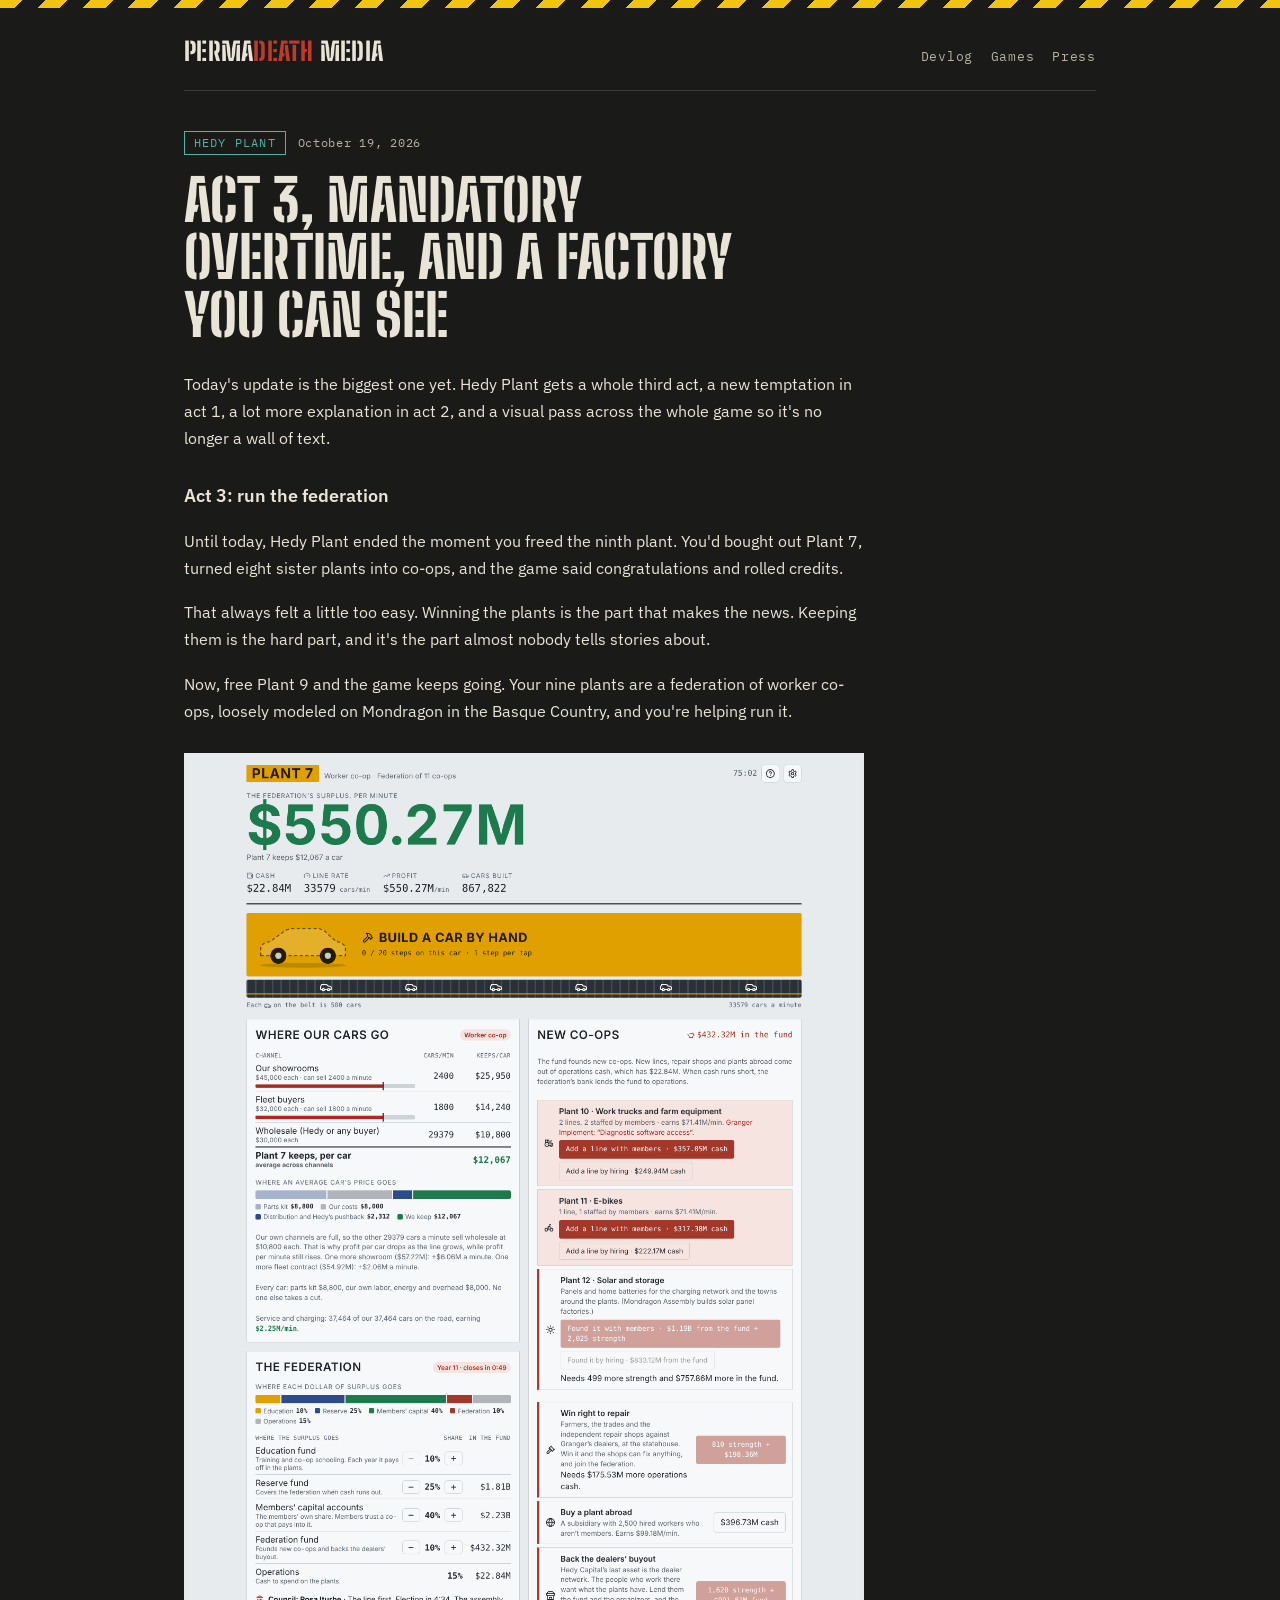
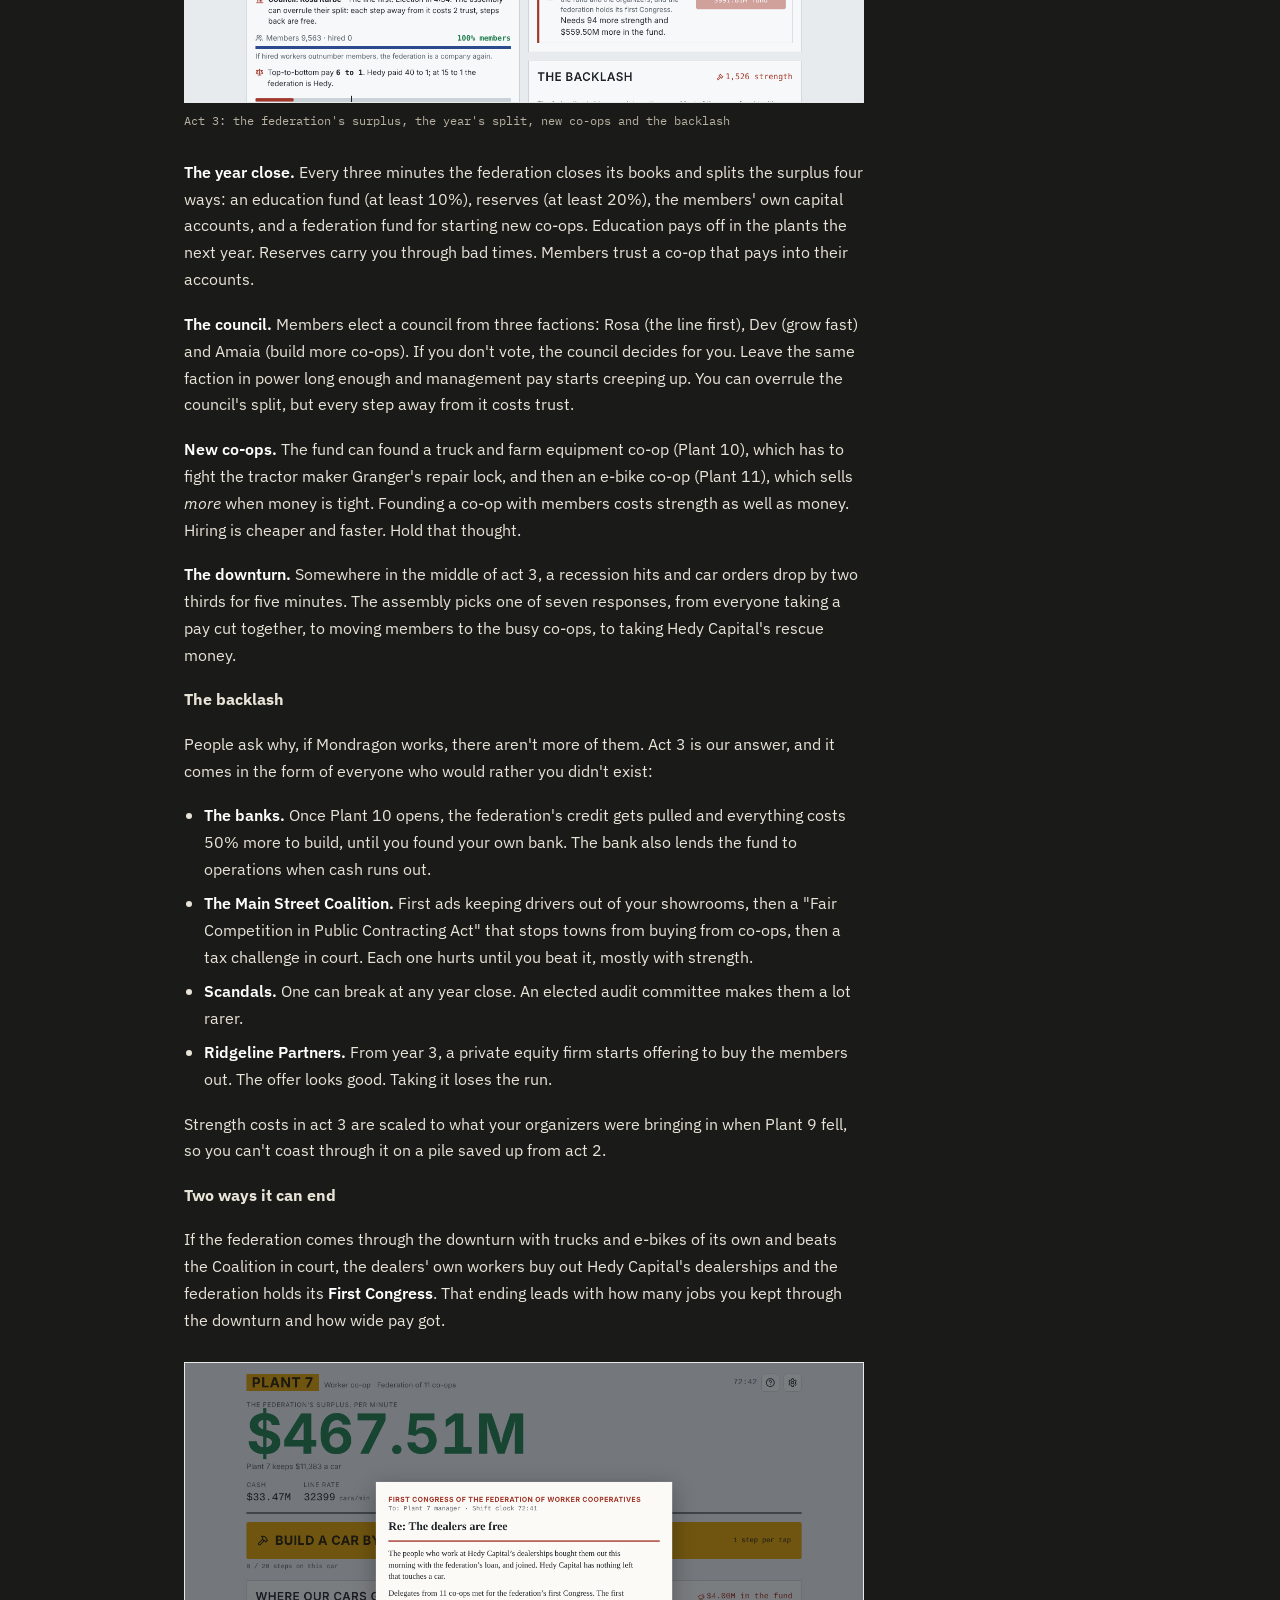
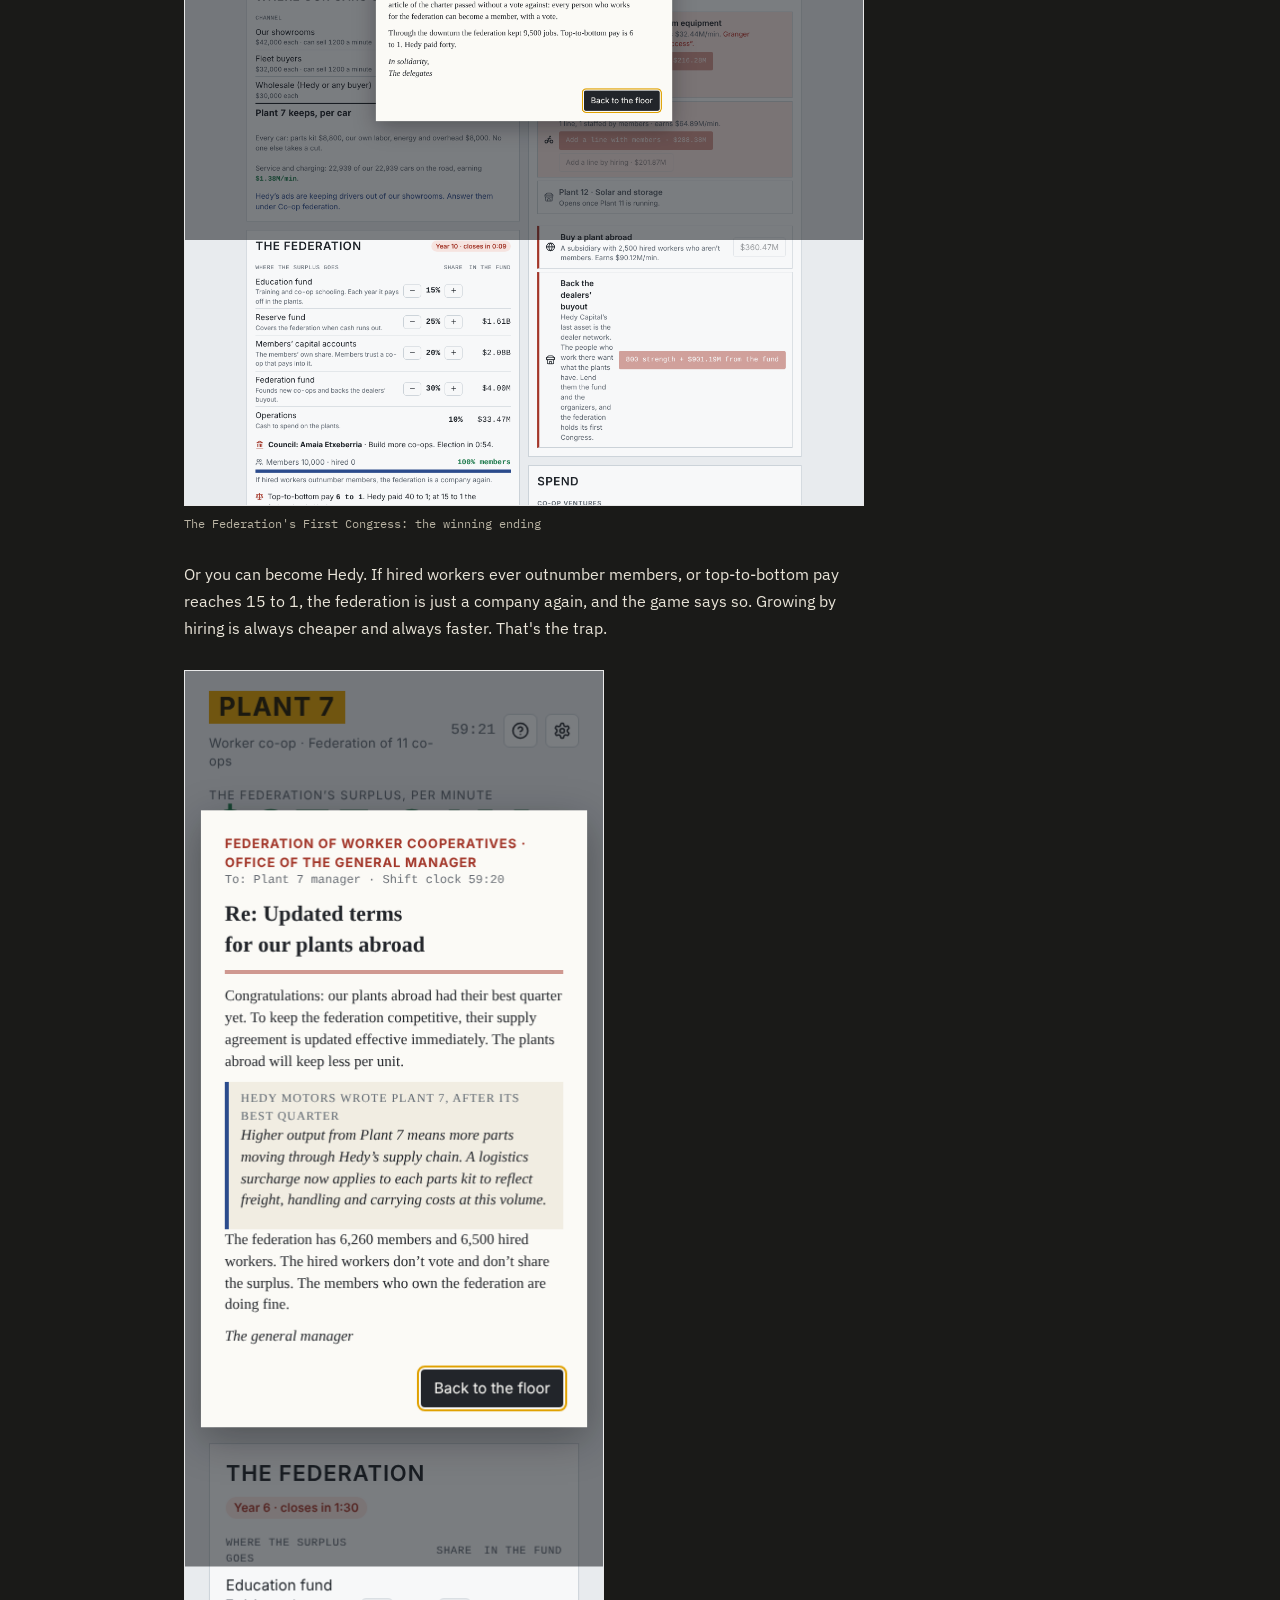
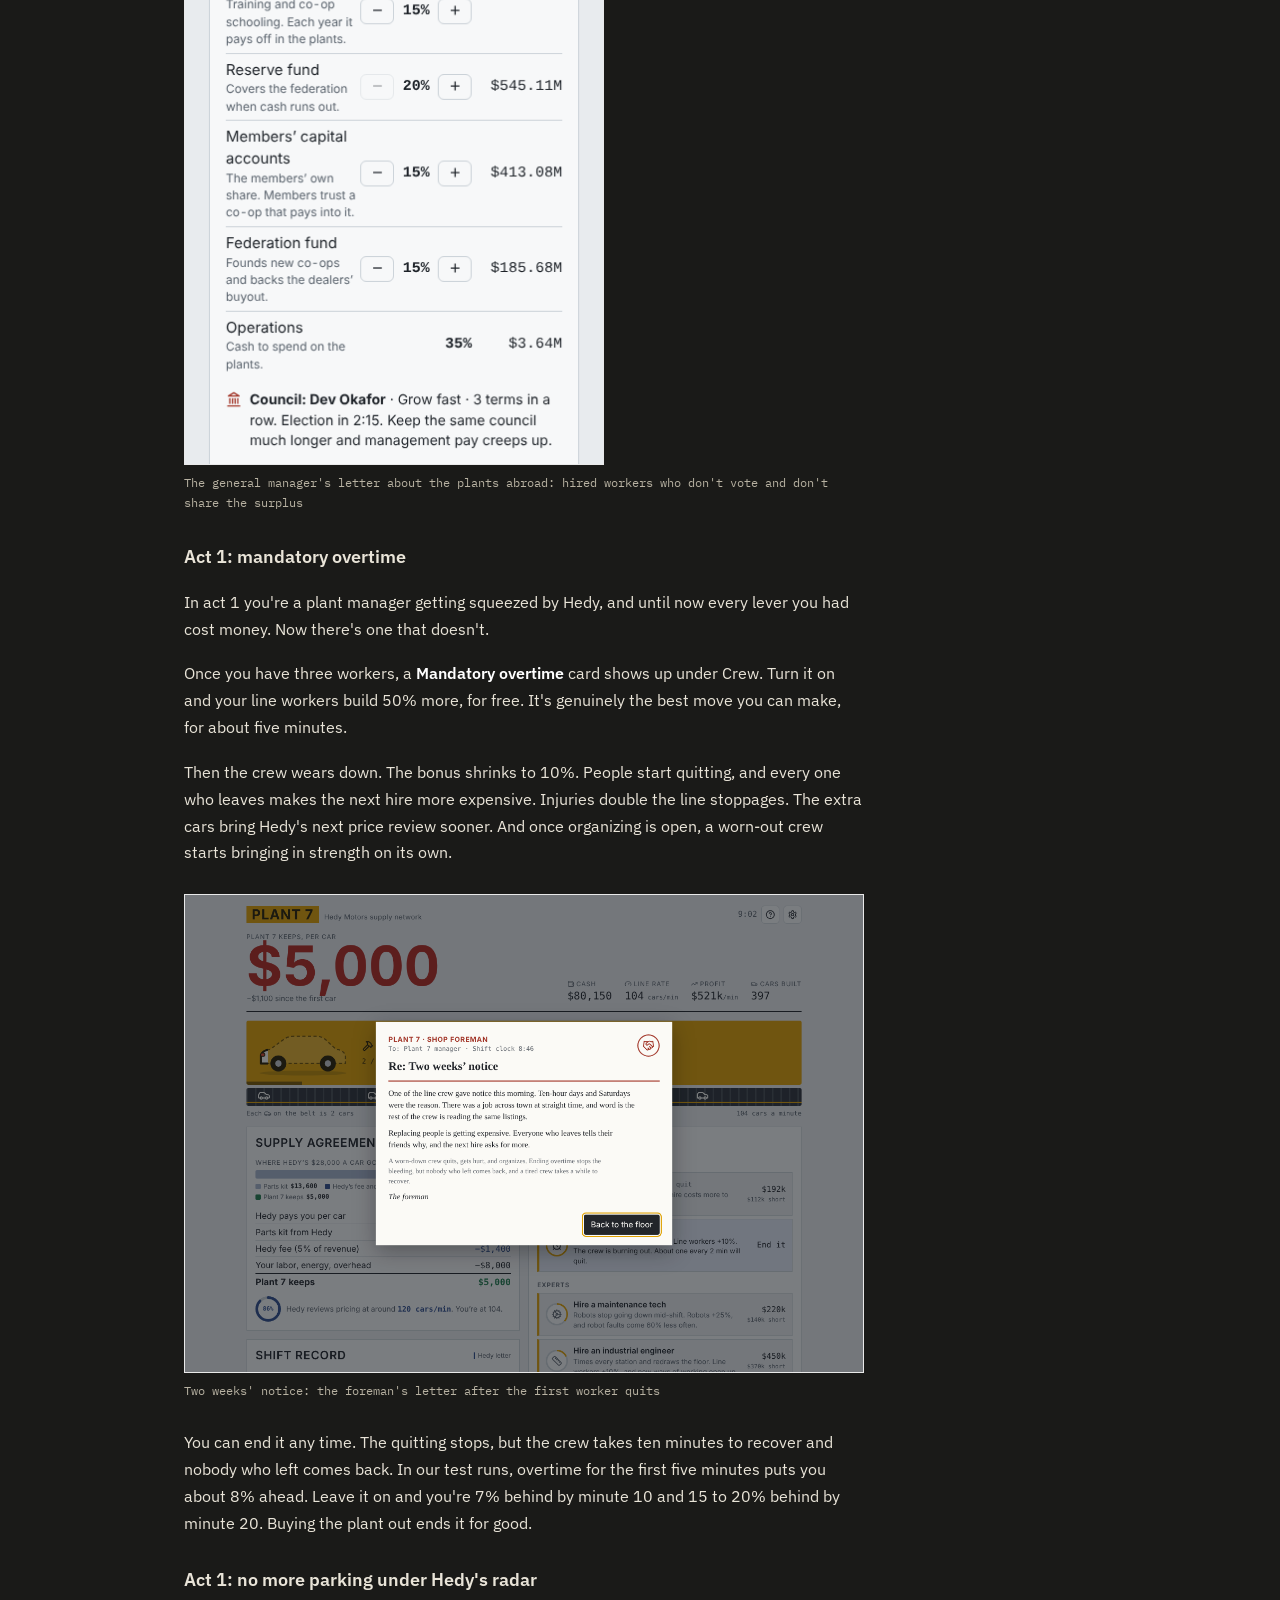
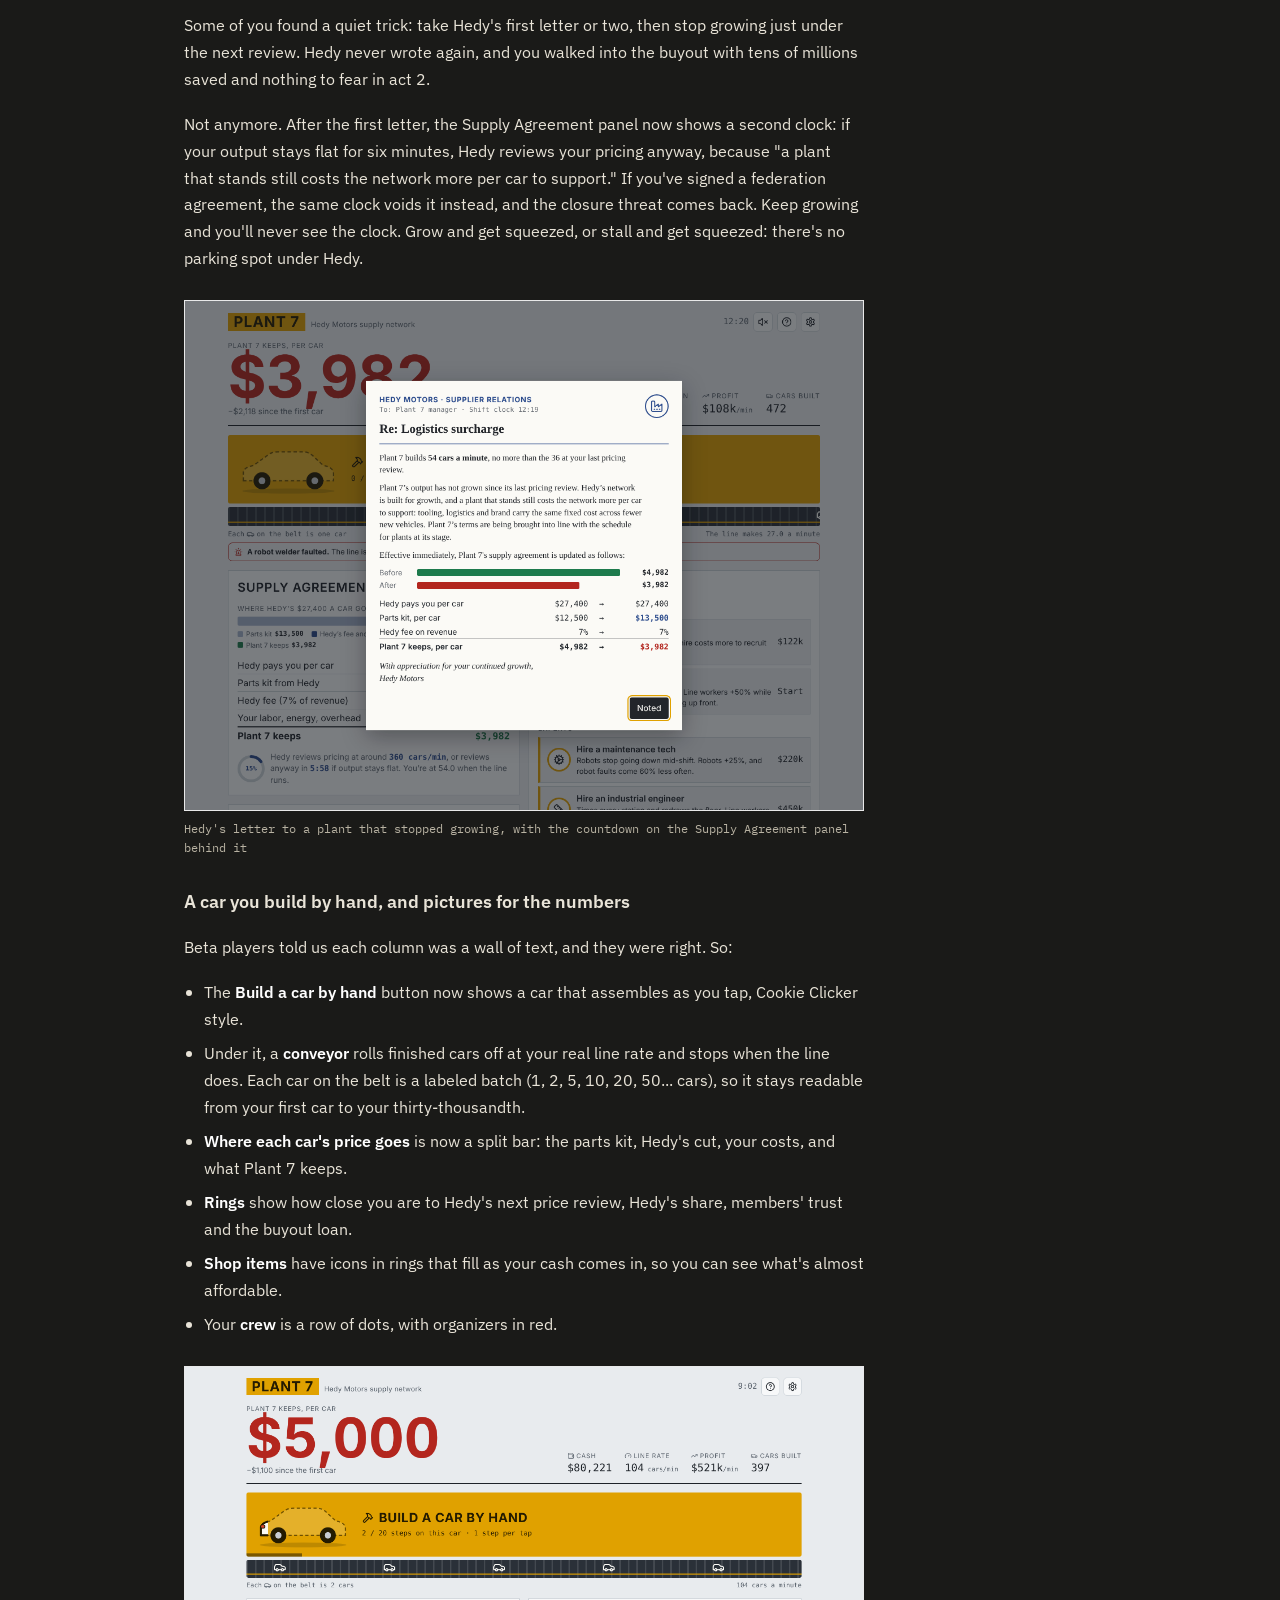
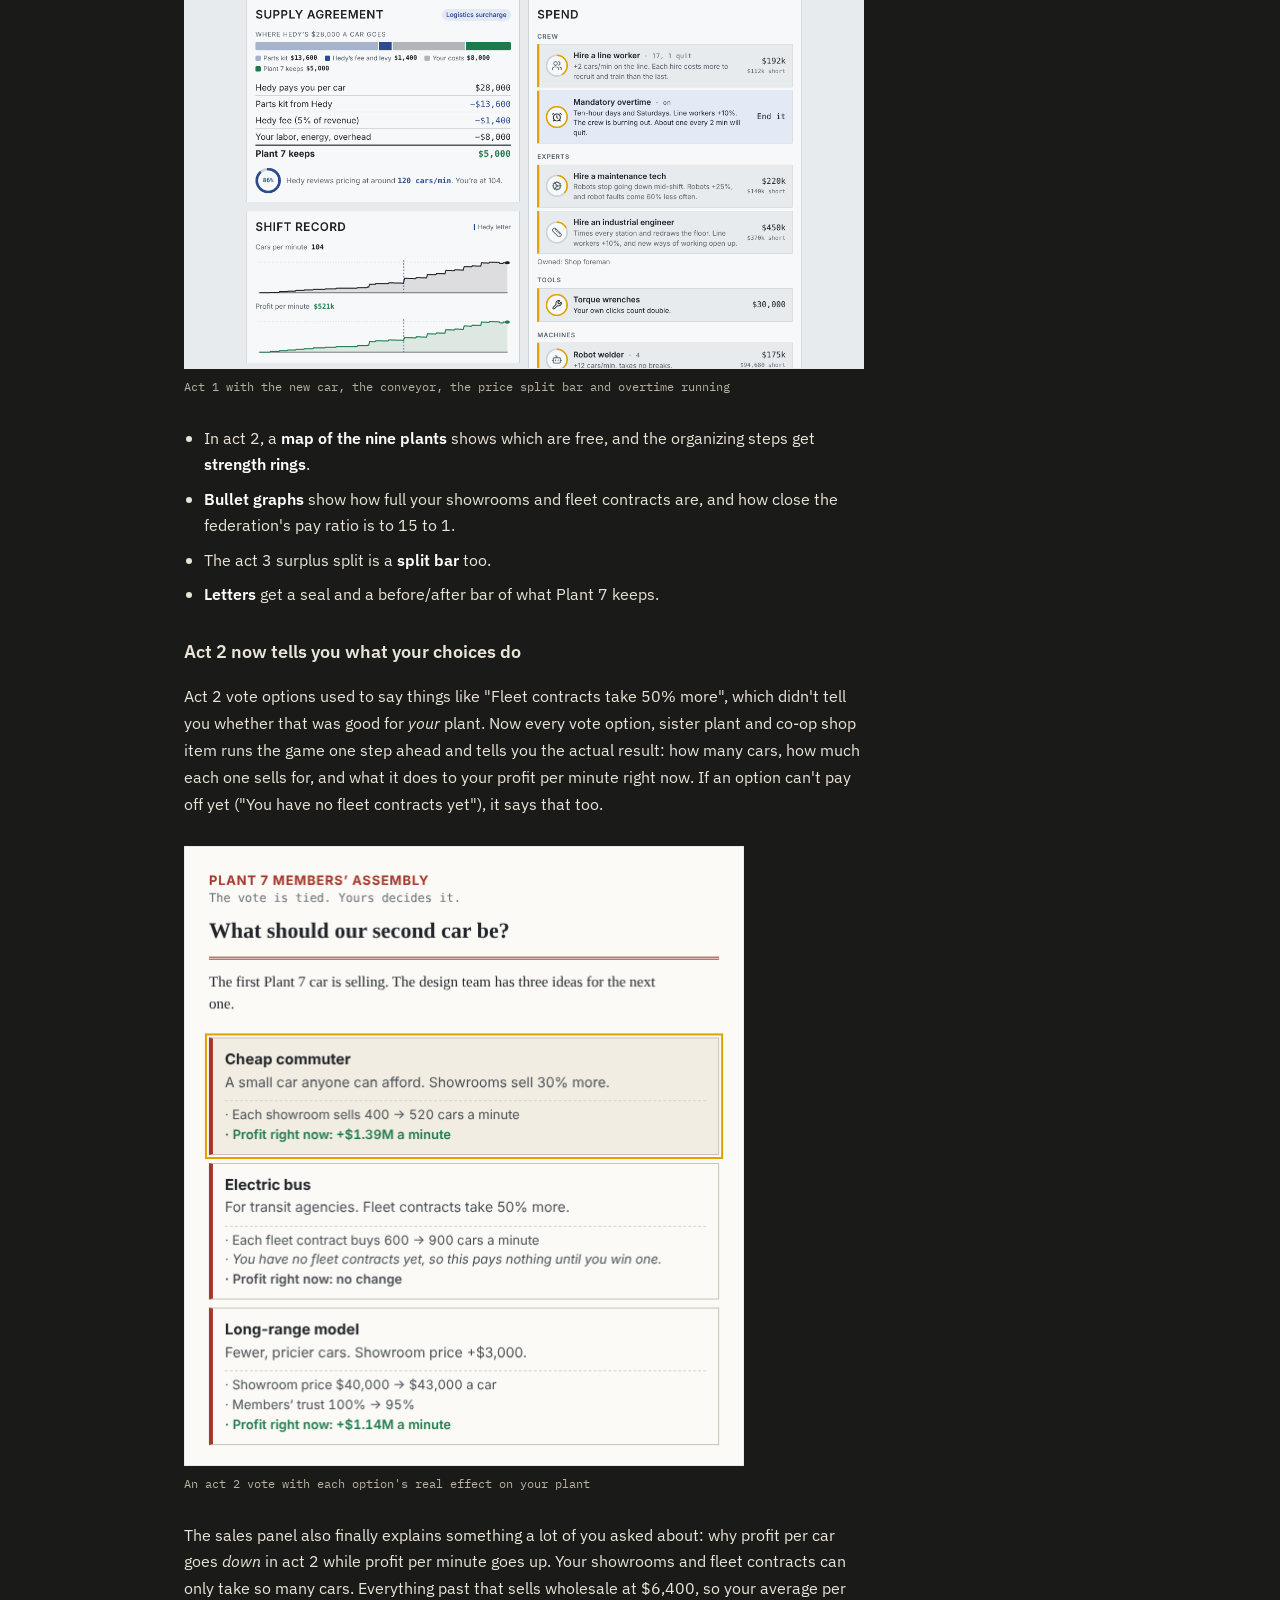
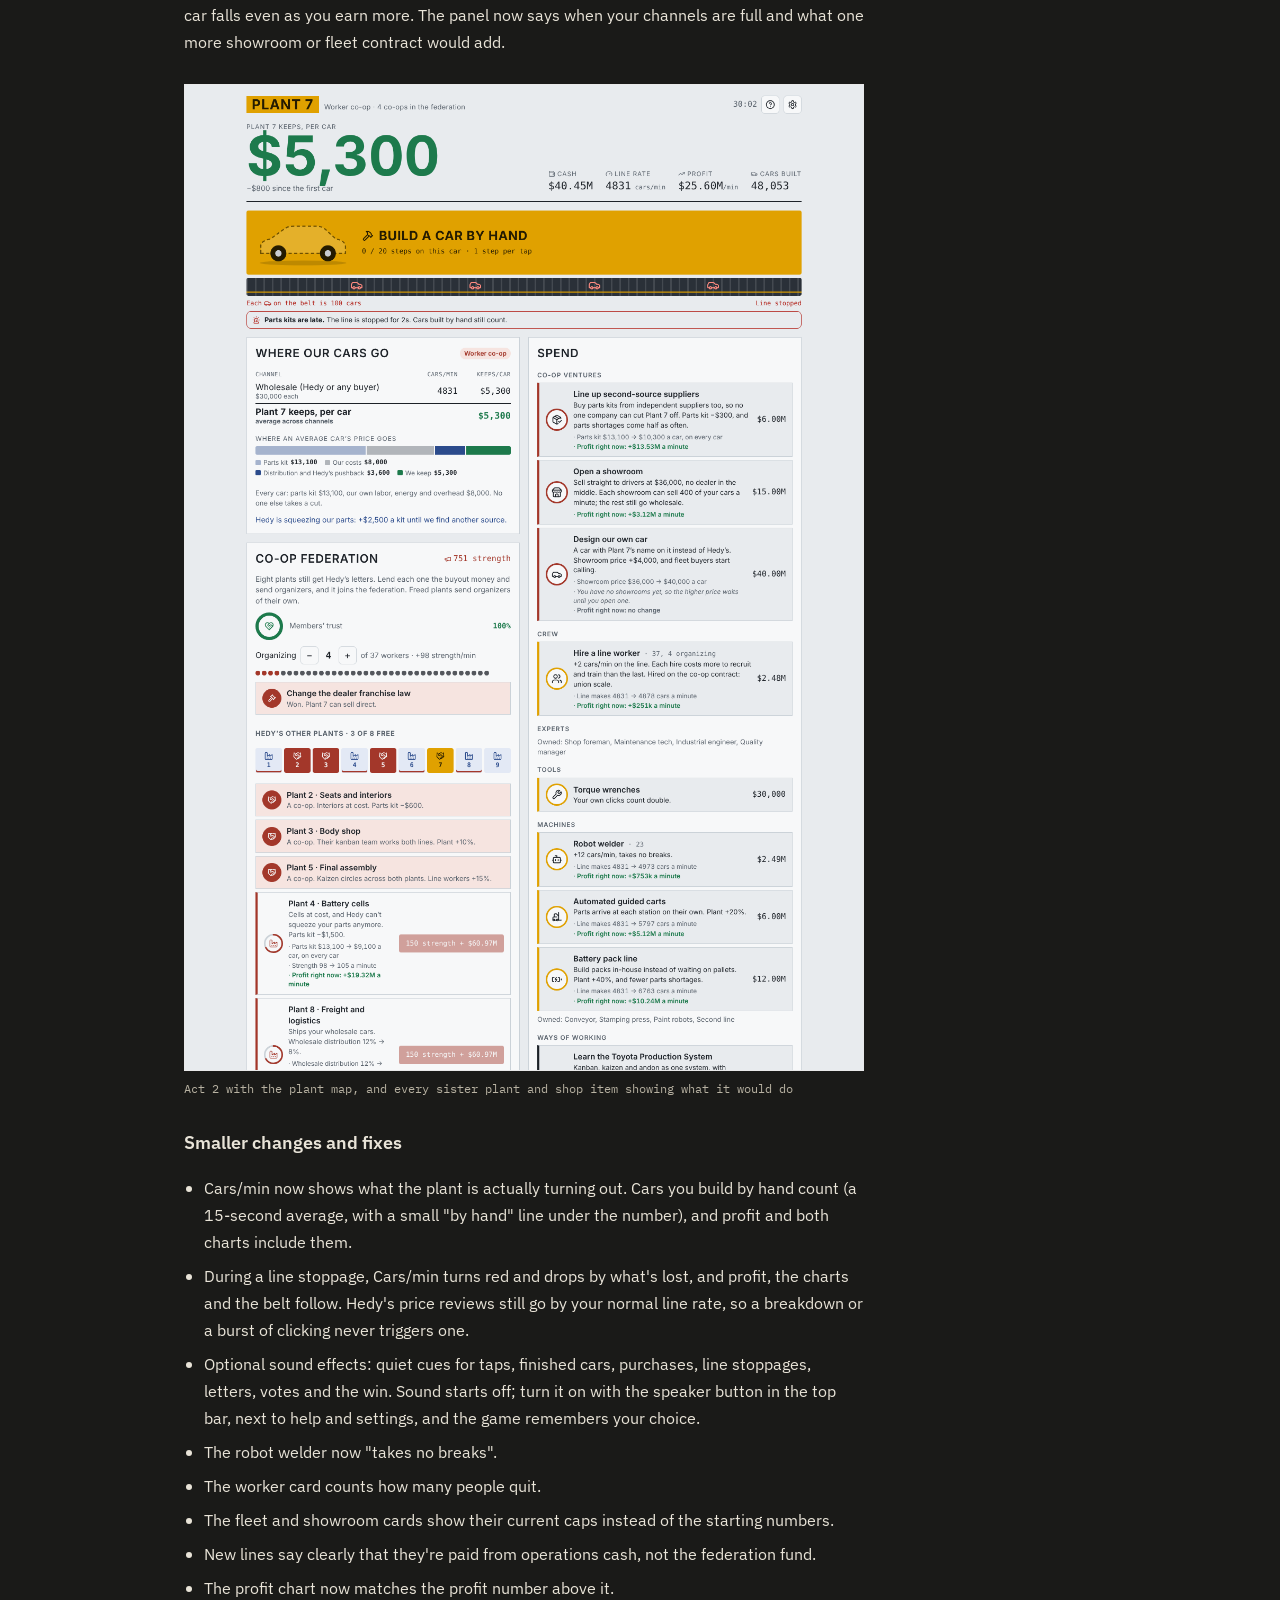
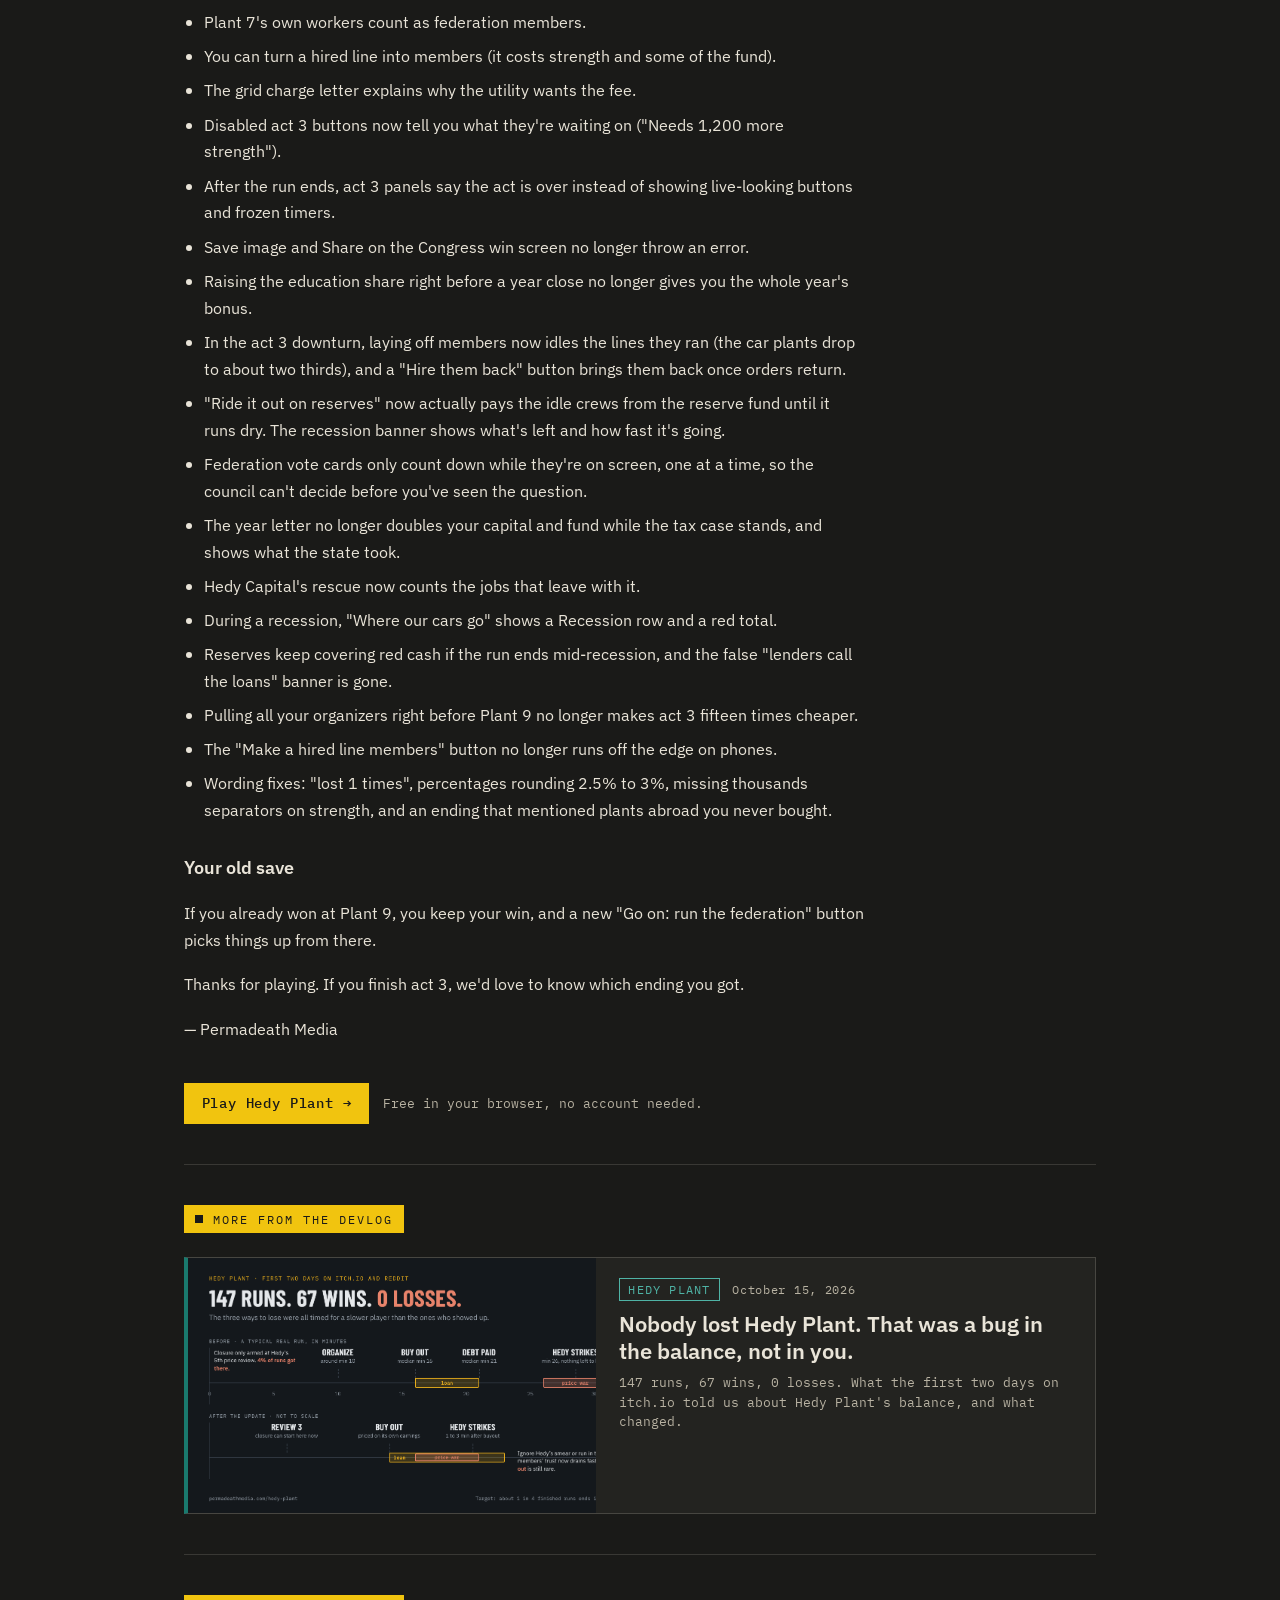
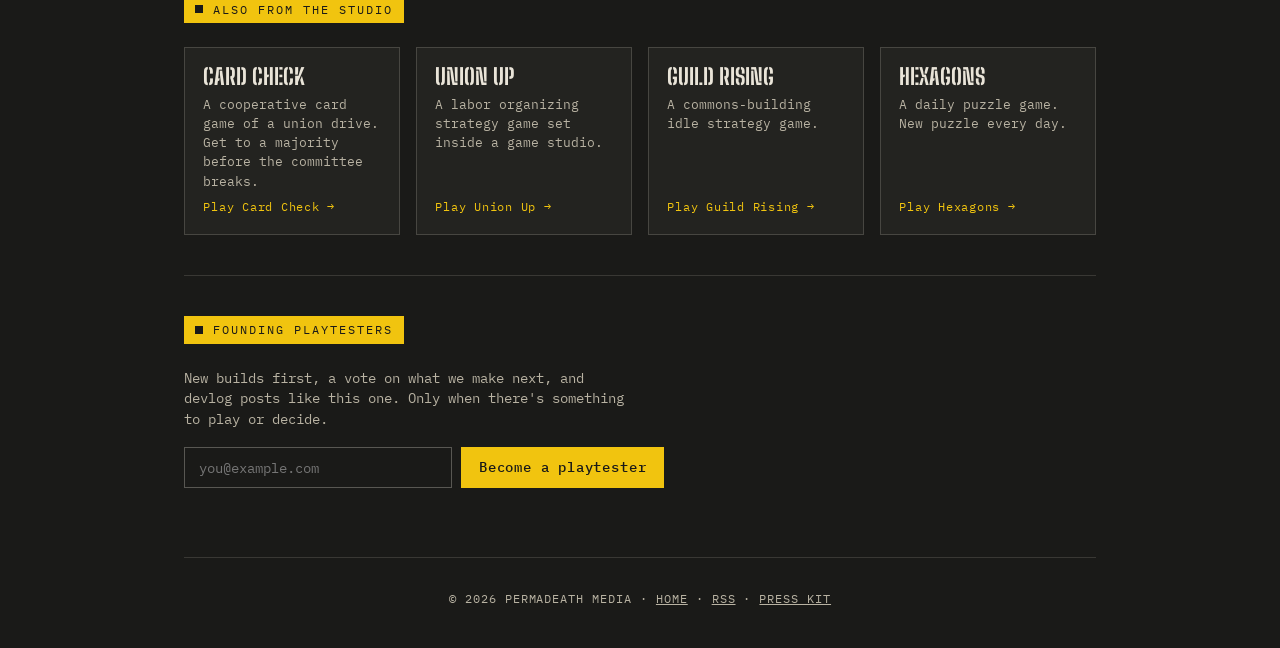
<file: devlog/hedy-plant-act-3/index.html>
<!DOCTYPE html>
<html lang="en">
<head>
<meta charset="UTF-8">
<meta name="viewport" content="width=device-width, initial-scale=1.0">
<title>Act 3, mandatory overtime, and a factory you can see · Hedy Plant devlog · Permadeath Media</title>
<meta name="description" content="Freeing Plant 9 is no longer the end. Act 3 hands you a federation of worker co-ops to run, act 1 gets mandatory overtime, and the whole game gets pictures.">
<meta property="og:type" content="article">
<meta property="og:title" content="Act 3, mandatory overtime, and a factory you can see · Hedy Plant devlog · Permadeath Media">
<meta property="og:description" content="Freeing Plant 9 is no longer the end. Act 3 hands you a federation of worker co-ops to run, act 1 gets mandatory overtime, and the whole game gets pictures.">
<meta property="og:url" content="https://permadeathmedia.com/devlog/hedy-plant-act-3/">
<meta property="og:image" content="https://permadeathmedia.com/devlog/hedy-plant-act-3/act3-federation.png">
<meta name="twitter:card" content="summary_large_image">
<link rel="alternate" type="application/rss+xml" title="Permadeath Media devlog" href="/devlog/feed.xml">
<link rel="preconnect" href="https://fonts.googleapis.com">
<link rel="preconnect" href="https://fonts.gstatic.com" crossorigin>
<link href="https://fonts.googleapis.com/css2?family=Big+Shoulders+Stencil:wght@600;700;800&family=IBM+Plex+Mono:wght@400;500;600&family=IBM+Plex+Sans:wght@400;500;600&display=swap" rel="stylesheet">
<link rel="stylesheet" href="/devlog/devlog.css">
</head>
<body>
<div class="hazard-rule"></div>
<div class="wrap">
<header class="top">
  <a class="brand stencil" href="/">PERMA<span class="hit">DEATH</span> MEDIA</a>
  <nav class="mono"><a href="/devlog/">Devlog</a><a href="/#operations">Games</a><a href="/press/">Press</a></nav>
</header>
<main class="post">
  <div class="meta mono"><a class="tag mono" href="/devlog/?game=hedy-plant">Hedy Plant</a><time datetime="2026-10-19">October 19, 2026</time></div>
  <h1 class="stencil">Act 3, mandatory overtime, and a factory you can see</h1>
  <div class="prose">
<p>Today's update is the biggest one yet. Hedy Plant gets a whole third act, a new temptation in act 1, a lot more explanation in act 2, and a visual pass across the whole game so it's no longer a wall of text.</p>
<h3>Act 3: run the federation</h3>
<p>Until today, Hedy Plant ended the moment you freed the ninth plant. You'd bought out Plant 7, turned eight sister plants into co-ops, and the game said congratulations and rolled credits.</p>
<p>That always felt a little too easy. Winning the plants is the part that makes the news. Keeping them is the hard part, and it's the part almost nobody tells stories about.</p>
<p>Now, free Plant 9 and the game keeps going. Your nine plants are a federation of worker co-ops, loosely modeled on Mondragon in the Basque Country, and you're helping run it.</p>
<figure><img src="/devlog/hedy-plant-act-3/act3-federation.png" alt="Act 3: the federation's surplus, the year's split, new co-ops and the backlash" width="1280" height="1790" loading="lazy"><figcaption>Act 3: the federation's surplus, the year's split, new co-ops and the backlash</figcaption></figure>
<p><strong>The year close.</strong> Every three minutes the federation closes its books and splits the surplus four ways: an education fund (at least 10%), reserves (at least 20%), the members' own capital accounts, and a federation fund for starting new co-ops. Education pays off in the plants the next year. Reserves carry you through bad times. Members trust a co-op that pays into their accounts.</p>
<p><strong>The council.</strong> Members elect a council from three factions: Rosa (the line first), Dev (grow fast) and Amaia (build more co-ops). If you don't vote, the council decides for you. Leave the same faction in power long enough and management pay starts creeping up. You can overrule the council's split, but every step away from it costs trust.</p>
<p><strong>New co-ops.</strong> The fund can found a truck and farm equipment co-op (Plant 10), which has to fight the tractor maker Granger's repair lock, and then an e-bike co-op (Plant 11), which sells <em>more</em> when money is tight. Founding a co-op with members costs strength as well as money. Hiring is cheaper and faster. Hold that thought.</p>
<p><strong>The downturn.</strong> Somewhere in the middle of act 3, a recession hits and car orders drop by two thirds for five minutes. The assembly picks one of seven responses, from everyone taking a pay cut together, to moving members to the busy co-ops, to taking Hedy Capital's rescue money.</p>
<h4>The backlash</h4>
<p>People ask why, if Mondragon works, there aren't more of them. Act 3 is our answer, and it comes in the form of everyone who would rather you didn't exist:</p>
<ul><li><strong>The banks.</strong> Once Plant 10 opens, the federation's credit gets pulled and everything costs 50% more to build, until you found your own bank. The bank also lends the fund to operations when cash runs out.</li><li><strong>The Main Street Coalition.</strong> First ads keeping drivers out of your showrooms, then a &quot;Fair Competition in Public Contracting Act&quot; that stops towns from buying from co-ops, then a tax challenge in court. Each one hurts until you beat it, mostly with strength.</li><li><strong>Scandals.</strong> One can break at any year close. An elected audit committee makes them a lot rarer.</li><li><strong>Ridgeline Partners.</strong> From year 3, a private equity firm starts offering to buy the members out. The offer looks good. Taking it loses the run.</li></ul>
<p>Strength costs in act 3 are scaled to what your organizers were bringing in when Plant 9 fell, so you can't coast through it on a pile saved up from act 2.</p>
<h4>Two ways it can end</h4>
<p>If the federation comes through the downturn with trucks and e-bikes of its own and beats the Coalition in court, the dealers' own workers buy out Hedy Capital's dealerships and the federation holds its <strong>First Congress</strong>. That ending leads with how many jobs you kept through the downturn and how wide pay got.</p>
<figure><img src="/devlog/hedy-plant-act-3/act3-congress.png" alt="The Federation's First Congress: the winning ending" width="1280" height="1400" loading="lazy"><figcaption>The Federation's First Congress: the winning ending</figcaption></figure>
<p>Or you can become Hedy. If hired workers ever outnumber members, or top-to-bottom pay reaches 15 to 1, the federation is just a company again, and the game says so. Growing by hiring is always cheaper and always faster. That's the trap.</p>
<figure><img src="/devlog/hedy-plant-act-3/act3-became-hedy.png" alt="The general manager's letter about the plants abroad: hired workers who don't vote and don't share the surplus" width="420" height="1400" loading="lazy"><figcaption>The general manager's letter about the plants abroad: hired workers who don't vote and don't share the surplus</figcaption></figure>
<h3>Act 1: mandatory overtime</h3>
<p>In act 1 you're a plant manager getting squeezed by Hedy, and until now every lever you had cost money. Now there's one that doesn't.</p>
<p>Once you have three workers, a <strong>Mandatory overtime</strong> card shows up under Crew. Turn it on and your line workers build 50% more, for free. It's genuinely the best move you can make, for about five minutes.</p>
<p>Then the crew wears down. The bonus shrinks to 10%. People start quitting, and every one who leaves makes the next hire more expensive. Injuries double the line stoppages. The extra cars bring Hedy's next price review sooner. And once organizing is open, a worn-out crew starts bringing in strength on its own.</p>
<figure><img src="/devlog/hedy-plant-act-3/overtime-quit-letter.png" alt="Two weeks' notice: the foreman's letter after the first worker quits" width="1280" height="900" loading="lazy"><figcaption>Two weeks' notice: the foreman's letter after the first worker quits</figcaption></figure>
<p>You can end it any time. The quitting stops, but the crew takes ten minutes to recover and nobody who left comes back. In our test runs, overtime for the first five minutes puts you about 8% ahead. Leave it on and you're 7% behind by minute 10 and 15 to 20% behind by minute 20. Buying the plant out ends it for good.</p>
<h3>Act 1: no more parking under Hedy's radar</h3>
<p>Some of you found a quiet trick: take Hedy's first letter or two, then stop growing just under the next review. Hedy never wrote again, and you walked into the buyout with tens of millions saved and nothing to fear in act 2.</p>
<p>Not anymore. After the first letter, the Supply Agreement panel now shows a second clock: if your output stays flat for six minutes, Hedy reviews your pricing anyway, because &quot;a plant that stands still costs the network more per car to support.&quot; If you've signed a federation agreement, the same clock voids it instead, and the closure threat comes back. Keep growing and you'll never see the clock. Grow and get squeezed, or stall and get squeezed: there's no parking spot under Hedy.</p>
<figure><img src="/devlog/hedy-plant-act-3/review-clock-letter.png" alt="Hedy's letter to a plant that stopped growing, with the countdown on the Supply Agreement panel behind it" width="1200" height="900" loading="lazy"><figcaption>Hedy's letter to a plant that stopped growing, with the countdown on the Supply Agreement panel behind it</figcaption></figure>
<h3>A car you build by hand, and pictures for the numbers</h3>
<p>Beta players told us each column was a wall of text, and they were right. So:</p>
<ul><li>The <strong>Build a car by hand</strong> button now shows a car that assembles as you tap, Cookie Clicker style.</li><li>Under it, a <strong>conveyor</strong> rolls finished cars off at your real line rate and stops when the line does. Each car on the belt is a labeled batch (1, 2, 5, 10, 20, 50... cars), so it stays readable from your first car to your thirty-thousandth.</li><li><strong>Where each car's price goes</strong> is now a split bar: the parts kit, Hedy's cut, your costs, and what Plant 7 keeps.</li><li><strong>Rings</strong> show how close you are to Hedy's next price review, Hedy's share, members' trust and the buyout loan.</li><li><strong>Shop items</strong> have icons in rings that fill as your cash comes in, so you can see what's almost affordable.</li><li>Your <strong>crew</strong> is a row of dots, with organizers in red.</li></ul>
<figure><img src="/devlog/hedy-plant-act-3/overtime-car-and-belt.png" alt="Act 1 with the new car, the conveyor, the price split bar and overtime running" width="1280" height="1135" loading="lazy"><figcaption>Act 1 with the new car, the conveyor, the price split bar and overtime running</figcaption></figure>
<ul><li>In act 2, a <strong>map of the nine plants</strong> shows which are free, and the organizing steps get <strong>strength rings</strong>.</li><li><strong>Bullet graphs</strong> show how full your showrooms and fleet contracts are, and how close the federation's pay ratio is to 15 to 1.</li><li>The act 3 surplus split is a <strong>split bar</strong> too.</li><li><strong>Letters</strong> get a seal and a before/after bar of what Plant 7 keeps.</li></ul>
<h3>Act 2 now tells you what your choices do</h3>
<p>Act 2 vote options used to say things like &quot;Fleet contracts take 50% more&quot;, which didn't tell you whether that was good for <em>your</em> plant. Now every vote option, sister plant and co-op shop item runs the game one step ahead and tells you the actual result: how many cars, how much each one sells for, and what it does to your profit per minute right now. If an option can't pay off yet (&quot;You have no fleet contracts yet&quot;), it says that too.</p>
<figure><img src="/devlog/hedy-plant-act-3/act2-vote-preview.png" alt="An act 2 vote with each option's real effect on your plant" width="560" height="620" loading="lazy"><figcaption>An act 2 vote with each option's real effect on your plant</figcaption></figure>
<p>The sales panel also finally explains something a lot of you asked about: why profit per car goes <em>down</em> in act 2 while profit per minute goes up. Your showrooms and fleet contracts can only take so many cars. Everything past that sells wholesale at $6,400, so your average per car falls even as you earn more. The panel now says when your channels are full and what one more showroom or fleet contract would add.</p>
<figure><img src="/devlog/hedy-plant-act-3/act2-plants-and-previews.png" alt="Act 2 with the plant map, and every sister plant and shop item showing what it would do" width="1280" height="1860" loading="lazy"><figcaption>Act 2 with the plant map, and every sister plant and shop item showing what it would do</figcaption></figure>
<h3>Smaller changes and fixes</h3>
<ul><li>Cars/min now shows what the plant is actually turning out. Cars you build by hand count (a 15-second average, with a small &quot;by hand&quot; line under the number), and profit and both charts include them.</li><li>During a line stoppage, Cars/min turns red and drops by what's lost, and profit, the charts and the belt follow. Hedy's price reviews still go by your normal line rate, so a breakdown or a burst of clicking never triggers one.</li><li>Optional sound effects: quiet cues for taps, finished cars, purchases, line stoppages, letters, votes and the win. Sound starts off; turn it on with the speaker button in the top bar, next to help and settings, and the game remembers your choice.</li><li>The robot welder now &quot;takes no breaks&quot;.</li><li>The worker card counts how many people quit.</li><li>The fleet and showroom cards show their current caps instead of the starting numbers.</li><li>New lines say clearly that they're paid from operations cash, not the federation fund.</li><li>The profit chart now matches the profit number above it.</li><li>Plant 7's own workers count as federation members.</li><li>You can turn a hired line into members (it costs strength and some of the fund).</li><li>The grid charge letter explains why the utility wants the fee.</li><li>Disabled act 3 buttons now tell you what they're waiting on (&quot;Needs 1,200 more strength&quot;).</li><li>After the run ends, act 3 panels say the act is over instead of showing live-looking buttons and frozen timers.</li><li>Save image and Share on the Congress win screen no longer throw an error.</li><li>Raising the education share right before a year close no longer gives you the whole year's bonus.</li><li>In the act 3 downturn, laying off members now idles the lines they ran (the car plants drop to about two thirds), and a &quot;Hire them back&quot; button brings them back once orders return.</li><li>&quot;Ride it out on reserves&quot; now actually pays the idle crews from the reserve fund until it runs dry. The recession banner shows what's left and how fast it's going.</li><li>Federation vote cards only count down while they're on screen, one at a time, so the council can't decide before you've seen the question.</li><li>The year letter no longer doubles your capital and fund while the tax case stands, and shows what the state took.</li><li>Hedy Capital's rescue now counts the jobs that leave with it.</li><li>During a recession, &quot;Where our cars go&quot; shows a Recession row and a red total.</li><li>Reserves keep covering red cash if the run ends mid-recession, and the false &quot;lenders call the loans&quot; banner is gone.</li><li>Pulling all your organizers right before Plant 9 no longer makes act 3 fifteen times cheaper.</li><li>The &quot;Make a hired line members&quot; button no longer runs off the edge on phones.</li><li>Wording fixes: &quot;lost 1 times&quot;, percentages rounding 2.5% to 3%, missing thousands separators on strength, and an ending that mentioned plants abroad you never bought.</li></ul>
<h3>Your old save</h3>
<p>If you already won at Plant 9, you keep your win, and a new &quot;Go on: run the federation&quot; button picks things up from there.</p>
<p>Thanks for playing. If you finish act 3, we'd love to know which ending you got.</p>
<p>— Permadeath Media</p>
  </div>
  <div class="cta"><a class="file-link mono" href="/hedy-plant/?ref=devlog">Play Hedy Plant</a><span class="mono">Free in your browser, no account needed.</span></div>
</main>
<section><span class="section-label mono">More from the devlog</span><div class="post-list"><article class="post-card" data-game="hedy-plant">
  <a class="post-cover" href="/devlog/hedy-plant-nobody-lost/" tabindex="-1" aria-hidden="true"><img src="/devlog/hedy-plant-nobody-lost/why-nobody-lost.png" alt="" width="2400" height="1350" loading="lazy"></a>
  <div class="post-card-body">
    <div class="meta mono"><a class="tag mono" href="/devlog/?game=hedy-plant">Hedy Plant</a><time datetime="2026-10-15">October 15, 2026</time></div>
    <h2 class="post-card-title"><a href="/devlog/hedy-plant-nobody-lost/">Nobody lost Hedy Plant. That was a bug in the balance, not in you.</a></h2>
    <p class="mono">147 runs, 67 wins, 0 losses. What the first two days on itch.io told us about Hedy Plant's balance, and what changed.</p>
  </div>
</article></div></section>
<section><span class="section-label mono">Also from the studio</span><div class="shelf"><a class="shelf-item" href="/card-check/?ref=devlog">
    <span class="shelf-title stencil">Card Check</span>
    <span class="shelf-desc mono">A cooperative card game of a union drive. Get to a majority before the committee breaks.</span>
    <span class="shelf-link mono">Play Card Check</span>
  </a>
<a class="shelf-item" href="/union-up/?ref=devlog">
    <span class="shelf-title stencil">Union Up</span>
    <span class="shelf-desc mono">A labor organizing strategy game set inside a game studio.</span>
    <span class="shelf-link mono">Play Union Up</span>
  </a>
<a class="shelf-item" href="/guild-rising/?ref=devlog">
    <span class="shelf-title stencil">Guild Rising</span>
    <span class="shelf-desc mono">A commons-building idle strategy game.</span>
    <span class="shelf-link mono">Play Guild Rising</span>
  </a>
<a class="shelf-item" href="/hexagons/?ref=devlog">
    <span class="shelf-title stencil">Hexagons</span>
    <span class="shelf-desc mono">A daily puzzle game. New puzzle every day.</span>
    <span class="shelf-link mono">Play Hexagons</span>
  </a></div></section>
<section class="signup">
  <span class="section-label mono">Founding Playtesters</span>
  <p class="mono">New builds first, a vote on what we make next, and devlog posts like this one. Only when there's something to play or decide.</p>
  <form class="signup-form" id="signup-form" novalidate>
    <label class="sr-only" for="signup-email">Email address</label>
    <input id="signup-email" name="email" type="email" inputmode="email" autocomplete="email" placeholder="you@example.com" required>
    <input class="signup-hp" name="website" type="text" tabindex="-1" autocomplete="off" aria-hidden="true">
    <button class="signup-btn mono" type="submit">Become a playtester</button>
  </form>
  <p class="signup-msg mono" id="signup-msg" role="status" aria-live="polite"></p>
</section>
<footer><p class="mono">© 2026 PERMADEATH MEDIA · <a href="/">HOME</a> · <a href="/devlog/feed.xml">RSS</a> · <a href="/press/">PRESS KIT</a></p></footer>
</div>
<script src="/devlog/devlog.js"></script>
</body>
</html>
</file>
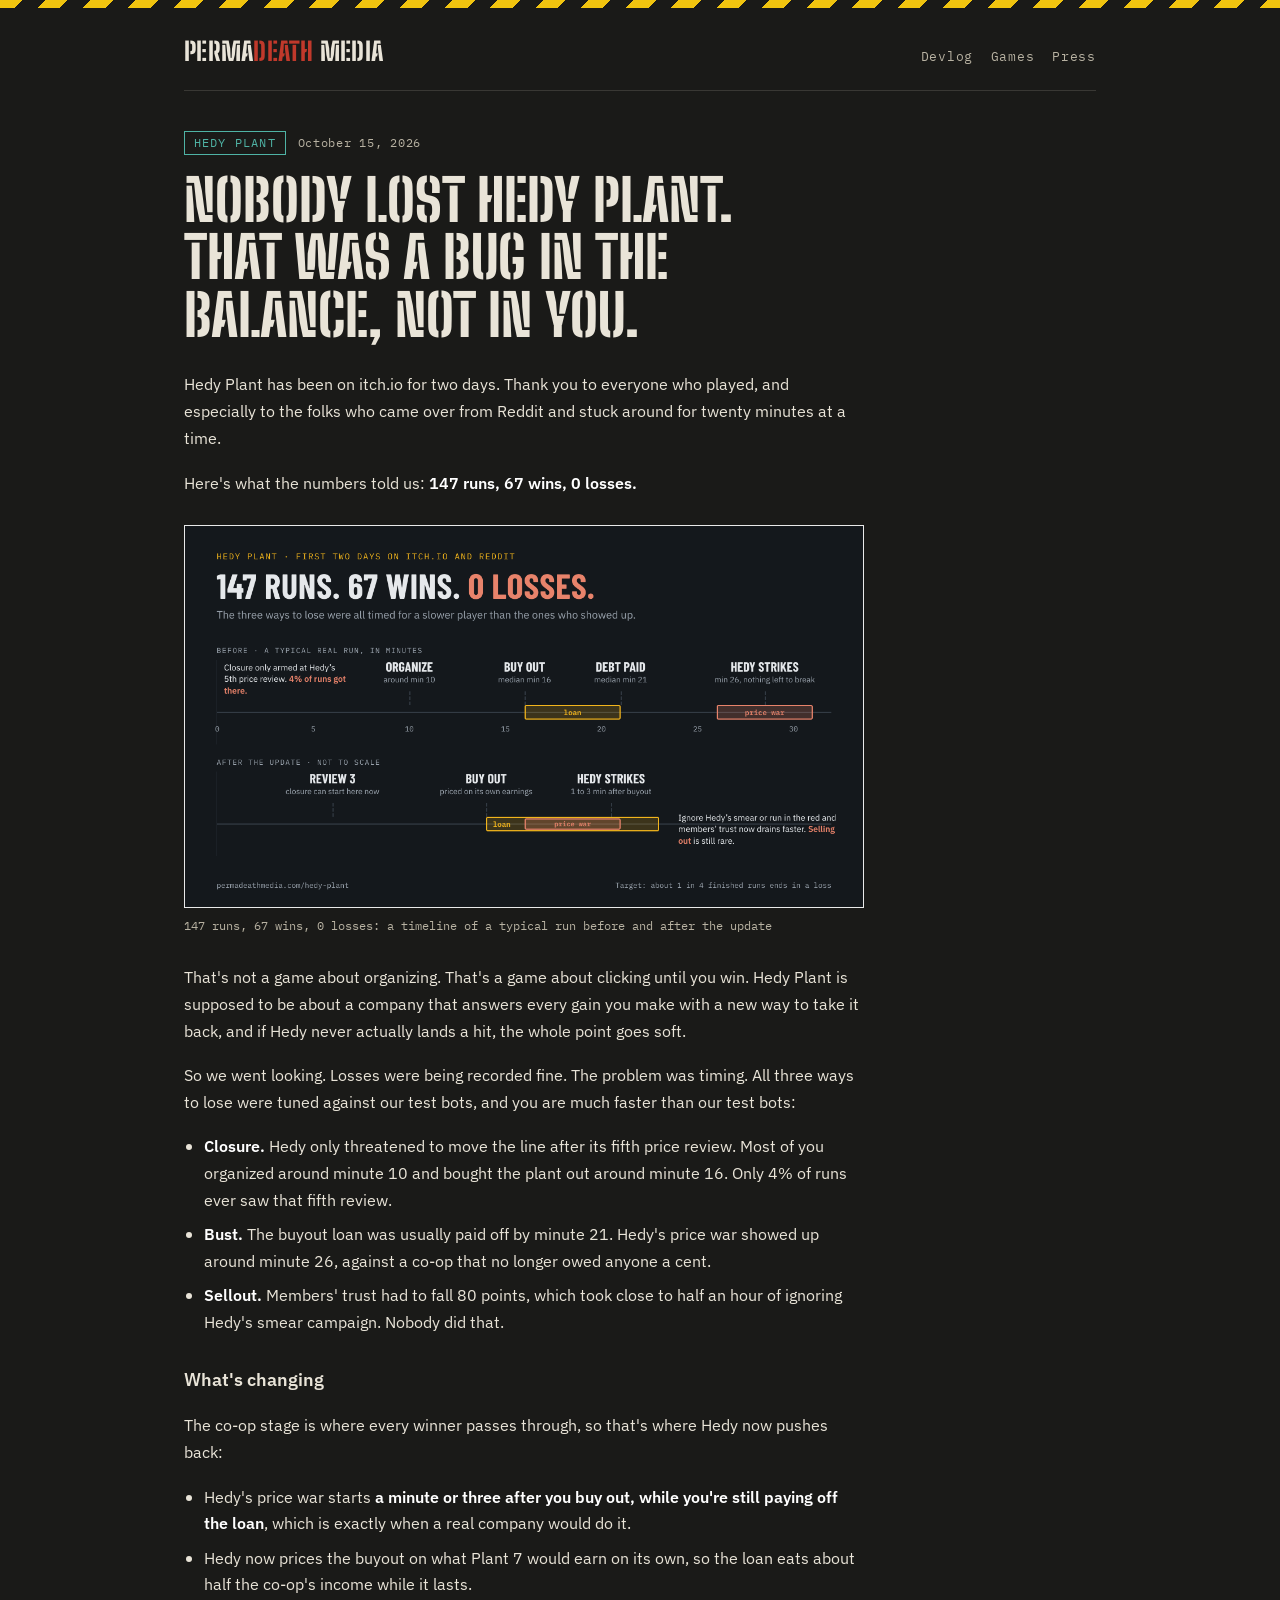
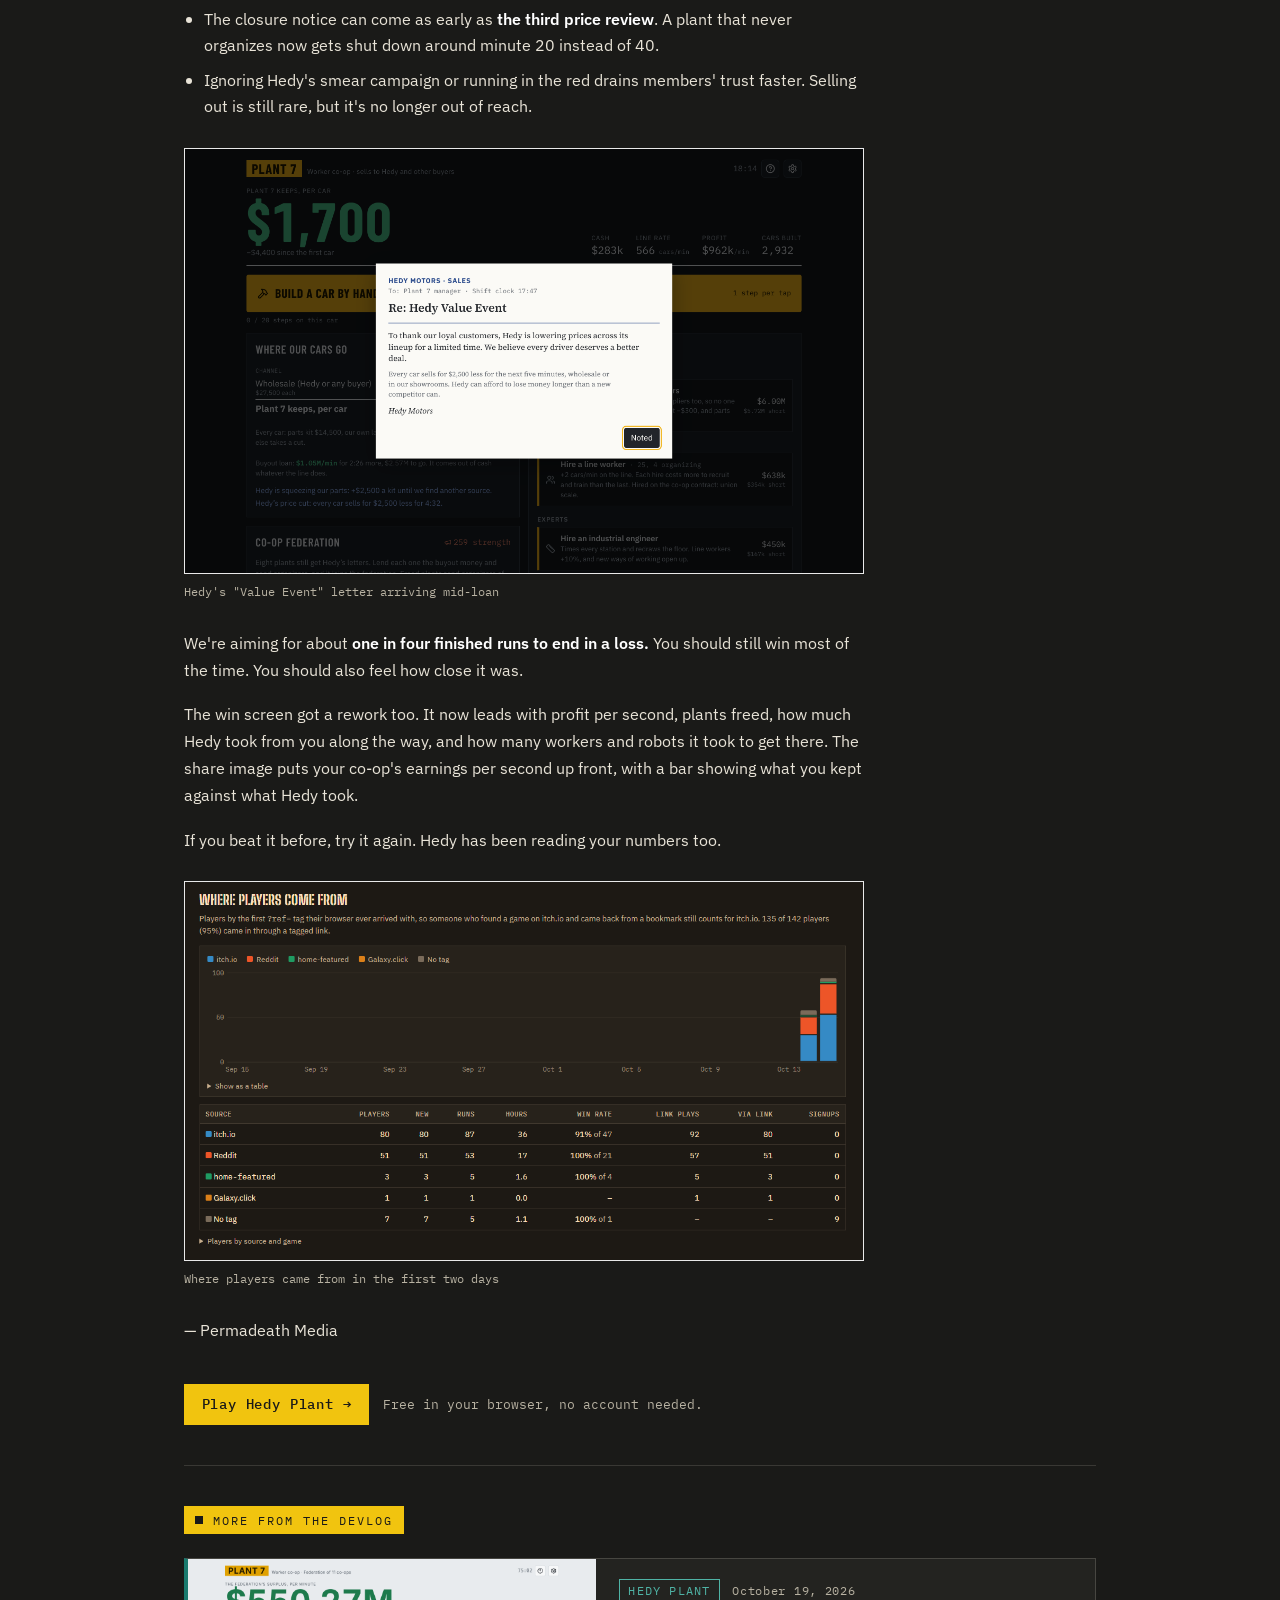
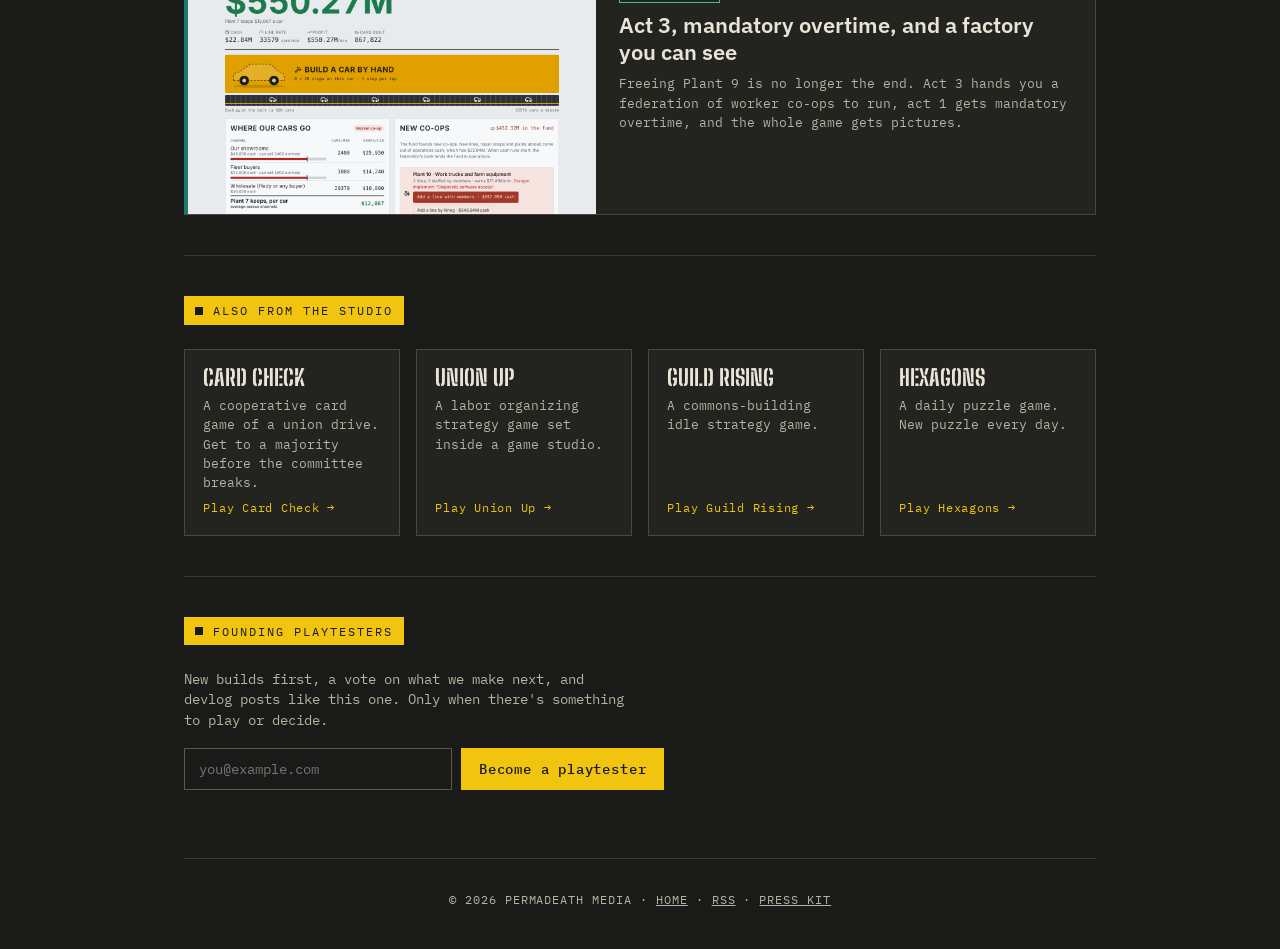
<file: devlog/hedy-plant-nobody-lost/index.html>
<!DOCTYPE html>
<html lang="en">
<head>
<meta charset="UTF-8">
<meta name="viewport" content="width=device-width, initial-scale=1.0">
<title>Nobody lost Hedy Plant. That was a bug in the balance, not in you. · Hedy Plant devlog · Permadeath Media</title>
<meta name="description" content="147 runs, 67 wins, 0 losses. What the first two days on itch.io told us about Hedy Plant's balance, and what changed.">
<meta property="og:type" content="article">
<meta property="og:title" content="Nobody lost Hedy Plant. That was a bug in the balance, not in you. · Hedy Plant devlog · Permadeath Media">
<meta property="og:description" content="147 runs, 67 wins, 0 losses. What the first two days on itch.io told us about Hedy Plant's balance, and what changed.">
<meta property="og:url" content="https://permadeathmedia.com/devlog/hedy-plant-nobody-lost/">
<meta property="og:image" content="https://permadeathmedia.com/devlog/hedy-plant-nobody-lost/why-nobody-lost.png">
<meta name="twitter:card" content="summary_large_image">
<link rel="alternate" type="application/rss+xml" title="Permadeath Media devlog" href="/devlog/feed.xml">
<link rel="preconnect" href="https://fonts.googleapis.com">
<link rel="preconnect" href="https://fonts.gstatic.com" crossorigin>
<link href="https://fonts.googleapis.com/css2?family=Big+Shoulders+Stencil:wght@600;700;800&family=IBM+Plex+Mono:wght@400;500;600&family=IBM+Plex+Sans:wght@400;500;600&display=swap" rel="stylesheet">
<link rel="stylesheet" href="/devlog/devlog.css">
</head>
<body>
<div class="hazard-rule"></div>
<div class="wrap">
<header class="top">
  <a class="brand stencil" href="/">PERMA<span class="hit">DEATH</span> MEDIA</a>
  <nav class="mono"><a href="/devlog/">Devlog</a><a href="/#operations">Games</a><a href="/press/">Press</a></nav>
</header>
<main class="post">
  <div class="meta mono"><a class="tag mono" href="/devlog/?game=hedy-plant">Hedy Plant</a><time datetime="2026-10-15">October 15, 2026</time></div>
  <h1 class="stencil">Nobody lost Hedy Plant. That was a bug in the balance, not in you.</h1>
  <div class="prose">
<p>Hedy Plant has been on itch.io for two days. Thank you to everyone who played, and especially to the folks who came over from Reddit and stuck around for twenty minutes at a time.</p>
<p>Here's what the numbers told us: <strong>147 runs, 67 wins, 0 losses.</strong></p>
<figure><img src="/devlog/hedy-plant-nobody-lost/why-nobody-lost.png" alt="147 runs, 67 wins, 0 losses: a timeline of a typical run before and after the update" width="2400" height="1350" loading="lazy"><figcaption>147 runs, 67 wins, 0 losses: a timeline of a typical run before and after the update</figcaption></figure>
<p>That's not a game about organizing. That's a game about clicking until you win. Hedy Plant is supposed to be about a company that answers every gain you make with a new way to take it back, and if Hedy never actually lands a hit, the whole point goes soft.</p>
<p>So we went looking. Losses were being recorded fine. The problem was timing. All three ways to lose were tuned against our test bots, and you are much faster than our test bots:</p>
<ul><li><strong>Closure.</strong> Hedy only threatened to move the line after its fifth price review. Most of you organized around minute 10 and bought the plant out around minute 16. Only 4% of runs ever saw that fifth review.</li><li><strong>Bust.</strong> The buyout loan was usually paid off by minute 21. Hedy's price war showed up around minute 26, against a co-op that no longer owed anyone a cent.</li><li><strong>Sellout.</strong> Members' trust had to fall 80 points, which took close to half an hour of ignoring Hedy's smear campaign. Nobody did that.</li></ul>
<h3>What's changing</h3>
<p>The co-op stage is where every winner passes through, so that's where Hedy now pushes back:</p>
<ul><li>Hedy's price war starts <strong>a minute or three after you buy out, while you're still paying off the loan</strong>, which is exactly when a real company would do it.</li><li>Hedy now prices the buyout on what Plant 7 would earn on its own, so the loan eats about half the co-op's income while it lasts.</li><li>The closure notice can come as early as <strong>the third price review</strong>. A plant that never organizes now gets shut down around minute 20 instead of 40.</li><li>Ignoring Hedy's smear campaign or running in the red drains members' trust faster. Selling out is still rare, but it's no longer out of reach.</li></ul>
<figure><img src="/devlog/hedy-plant-nobody-lost/price-war-during-loan.png" alt="Hedy's &quot;Value Event&quot; letter arriving mid-loan" width="2560" height="1600" loading="lazy"><figcaption>Hedy's &quot;Value Event&quot; letter arriving mid-loan</figcaption></figure>
<p>We're aiming for about <strong>one in four finished runs to end in a loss.</strong> You should still win most of the time. You should also feel how close it was.</p>
<p>The win screen got a rework too. It now leads with profit per second, plants freed, how much Hedy took from you along the way, and how many workers and robots it took to get there. The share image puts your co-op's earnings per second up front, with a bar showing what you kept against what Hedy took.</p>
<p>If you beat it before, try it again. Hedy has been reading your numbers too.</p>
<figure><img src="/devlog/hedy-plant-nobody-lost/where-players-come-from.png" alt="Where players came from in the first two days" width="1120" height="624" loading="lazy"><figcaption>Where players came from in the first two days</figcaption></figure>
<p>— Permadeath Media</p>
  </div>
  <div class="cta"><a class="file-link mono" href="/hedy-plant/?ref=devlog">Play Hedy Plant</a><span class="mono">Free in your browser, no account needed.</span></div>
</main>
<section><span class="section-label mono">More from the devlog</span><div class="post-list"><article class="post-card" data-game="hedy-plant">
  <a class="post-cover" href="/devlog/hedy-plant-act-3/" tabindex="-1" aria-hidden="true"><img src="/devlog/hedy-plant-act-3/act3-federation.png" alt="" width="1280" height="1790" loading="lazy"></a>
  <div class="post-card-body">
    <div class="meta mono"><a class="tag mono" href="/devlog/?game=hedy-plant">Hedy Plant</a><time datetime="2026-10-19">October 19, 2026</time></div>
    <h2 class="post-card-title"><a href="/devlog/hedy-plant-act-3/">Act 3, mandatory overtime, and a factory you can see</a></h2>
    <p class="mono">Freeing Plant 9 is no longer the end. Act 3 hands you a federation of worker co-ops to run, act 1 gets mandatory overtime, and the whole game gets pictures.</p>
  </div>
</article></div></section>
<section><span class="section-label mono">Also from the studio</span><div class="shelf"><a class="shelf-item" href="/card-check/?ref=devlog">
    <span class="shelf-title stencil">Card Check</span>
    <span class="shelf-desc mono">A cooperative card game of a union drive. Get to a majority before the committee breaks.</span>
    <span class="shelf-link mono">Play Card Check</span>
  </a>
<a class="shelf-item" href="/union-up/?ref=devlog">
    <span class="shelf-title stencil">Union Up</span>
    <span class="shelf-desc mono">A labor organizing strategy game set inside a game studio.</span>
    <span class="shelf-link mono">Play Union Up</span>
  </a>
<a class="shelf-item" href="/guild-rising/?ref=devlog">
    <span class="shelf-title stencil">Guild Rising</span>
    <span class="shelf-desc mono">A commons-building idle strategy game.</span>
    <span class="shelf-link mono">Play Guild Rising</span>
  </a>
<a class="shelf-item" href="/hexagons/?ref=devlog">
    <span class="shelf-title stencil">Hexagons</span>
    <span class="shelf-desc mono">A daily puzzle game. New puzzle every day.</span>
    <span class="shelf-link mono">Play Hexagons</span>
  </a></div></section>
<section class="signup">
  <span class="section-label mono">Founding Playtesters</span>
  <p class="mono">New builds first, a vote on what we make next, and devlog posts like this one. Only when there's something to play or decide.</p>
  <form class="signup-form" id="signup-form" novalidate>
    <label class="sr-only" for="signup-email">Email address</label>
    <input id="signup-email" name="email" type="email" inputmode="email" autocomplete="email" placeholder="you@example.com" required>
    <input class="signup-hp" name="website" type="text" tabindex="-1" autocomplete="off" aria-hidden="true">
    <button class="signup-btn mono" type="submit">Become a playtester</button>
  </form>
  <p class="signup-msg mono" id="signup-msg" role="status" aria-live="polite"></p>
</section>
<footer><p class="mono">© 2026 PERMADEATH MEDIA · <a href="/">HOME</a> · <a href="/devlog/feed.xml">RSS</a> · <a href="/press/">PRESS KIT</a></p></footer>
</div>
<script src="/devlog/devlog.js"></script>
</body>
</html>
</file>
<file: devlog/devlog.css>
/* The devlog's pages. Same palette and type as the homepage (index.html). */
:root {
  --soot: #1A1A18;
  --soot-2: #232320;
  --oxide: #C0392B;
  --oxide-text: #E0675A;
  --yellow: #F1C40F;
  --teal: #1A7A6E;
  --teal-text: #4FB3A5;
  --paper: #E9E4D8;
  --paper-dim: #B8B2A2;
  --line: rgba(233, 228, 216, 0.15);
}

* { margin: 0; padding: 0; box-sizing: border-box; }

body {
  background: var(--soot);
  color: var(--paper);
  font-family: "IBM Plex Sans", sans-serif;
  line-height: 1.5;
}

a { color: var(--yellow); }

.stencil { font-family: "Big Shoulders Stencil", sans-serif; text-transform: uppercase; }
.mono { font-family: "IBM Plex Mono", monospace; }
.hit { color: var(--oxide); }

.hazard-rule {
  height: 8px;
  background: repeating-linear-gradient(135deg, var(--yellow) 0 16px, var(--soot) 16px 32px);
}

.wrap { max-width: 960px; margin: 0 auto; padding: 0 1rem; }
@media (min-width: 600px) { .wrap { padding: 0 1.5rem; } }

/* Header */
.top {
  display: flex;
  flex-wrap: wrap;
  justify-content: space-between;
  align-items: baseline;
  gap: 0.75rem;
  padding: 1.5rem 0 1.25rem;
  border-bottom: 1px solid var(--line);
}

.brand { font-size: 1.6rem; font-weight: 800; color: var(--paper); text-decoration: none; letter-spacing: 0.01em; }

.top nav { display: flex; gap: 1.1rem; font-size: 0.8rem; letter-spacing: 0.06em; }
.top nav a { color: var(--paper-dim); text-decoration: none; }
.top nav a:hover, .top nav a:focus-visible { color: var(--yellow); }

section, main { padding: 2.5rem 0; border-bottom: 1px solid var(--line); }

.section-label {
  display: inline-flex;
  align-items: center;
  gap: 0.6rem;
  font-size: 0.78rem;
  letter-spacing: 0.16em;
  text-transform: uppercase;
  color: var(--soot);
  background: var(--yellow);
  padding: 0.3rem 0.7rem;
  margin-bottom: 1.5rem;
}
.section-label::before { content: ""; width: 8px; height: 8px; background: var(--soot); display: inline-block; }

/* Index */
.intro { border: 0; padding-bottom: 1.5rem; }
.intro h1 { font-size: clamp(3rem, 10vw, 5rem); font-weight: 800; line-height: 0.95; }
.intro p { margin-top: 1rem; max-width: 56ch; font-size: 0.9rem; color: var(--paper-dim); }

.chips { display: flex; flex-wrap: wrap; gap: 0.5rem; margin-top: 1.5rem; }
.chip {
  font-size: 0.78rem;
  letter-spacing: 0.06em;
  color: var(--paper);
  background: transparent;
  border: 1px solid rgba(233, 228, 216, 0.3);
  padding: 0.4rem 0.8rem;
  cursor: pointer;
}
.chip[aria-pressed="true"] { background: var(--yellow); border-color: var(--yellow); color: var(--soot); }
.chip:focus-visible { outline: 2px solid var(--yellow); outline-offset: 2px; }

.post-list { display: grid; gap: 1.25rem; }
main > .post-list { margin-top: 0.5rem; }

.post-card {
  display: grid;
  grid-template-columns: minmax(0, 1fr);
  background: var(--soot-2);
  border: 1px solid rgba(233, 228, 216, 0.18);
  border-left: 4px solid var(--teal);
}
.post-card[hidden] { display: none; }
@media (min-width: 720px) { .post-card { grid-template-columns: minmax(0, 0.9fr) minmax(0, 1.1fr); } .post-card.no-cover { grid-template-columns: minmax(0, 1fr); } }

.post-cover { display: block; background: #E8EBEE; aspect-ratio: 16 / 10; overflow: hidden; }
.post-cover img { display: block; width: 100%; height: 100%; object-fit: cover; object-position: top left; }

.post-card-body { padding: 1.25rem 1.4rem 1.4rem; }
.post-card-title { font-size: 1.35rem; font-weight: 600; line-height: 1.25; margin: 0.6rem 0 0.5rem; }
.post-card-title a { color: var(--paper); text-decoration: none; }
.post-card-title a:hover, .post-card-title a:focus-visible { color: var(--yellow); }
.post-card-body p { font-size: 0.82rem; color: var(--paper-dim); }

.meta { display: flex; flex-wrap: wrap; align-items: center; gap: 0.75rem; font-size: 0.75rem; letter-spacing: 0.06em; color: var(--paper-dim); }
.tag { color: var(--teal-text); border: 1px solid var(--teal-text); padding: 0.1rem 0.55rem; text-decoration: none; text-transform: uppercase; letter-spacing: 0.1em; }
.tag:hover, .tag:focus-visible { color: var(--yellow); border-color: var(--yellow); }

.empty { color: var(--paper-dim); font-size: 0.85rem; }

/* Post */
.post h1 { font-size: clamp(2.2rem, 6.5vw, 3.6rem); font-weight: 800; line-height: 1; margin: 1rem 0 1.75rem; max-width: 22ch; }

.prose { max-width: 68ch; font-size: 1.02rem; line-height: 1.65; }
.prose > * + * { margin-top: 1.1rem; }
.prose h2 { font-family: "Big Shoulders Stencil", sans-serif; text-transform: uppercase; font-size: 1.9rem; font-weight: 700; line-height: 1.05; margin-top: 2.5rem; color: var(--paper); }
.prose h3 { font-size: 1.15rem; font-weight: 600; margin-top: 1.75rem; }
.prose ul { padding-left: 1.25rem; }
.prose li + li { margin-top: 0.45rem; }
.prose strong { color: #fff; font-weight: 600; }
.prose code { font-family: "IBM Plex Mono", monospace; font-size: 0.9em; }
.prose figure { margin: 1.75rem 0; }
.prose figure img, .prose img { display: block; max-width: 100%; height: auto; border: 1px solid rgba(233, 228, 216, 0.25); background: #E8EBEE; }
.prose figcaption { margin-top: 0.5rem; font-family: "IBM Plex Mono", monospace; font-size: 0.75rem; color: var(--paper-dim); }

.cta { display: flex; flex-wrap: wrap; align-items: center; gap: 0.9rem; margin-top: 2.5rem; font-size: 0.8rem; color: var(--paper-dim); }

.file-link {
  display: inline-block;
  font-size: 0.85rem;
  letter-spacing: 0.06em;
  color: var(--soot);
  background: var(--yellow);
  padding: 0.65rem 1.1rem;
  text-decoration: none;
  font-weight: 500;
}
.file-link:hover, .file-link:focus-visible { background: var(--paper); }
.file-link::after { content: " \2192"; }

/* Games shelf */
.shelf { display: grid; grid-template-columns: repeat(auto-fit, minmax(200px, 1fr)); gap: 1rem; }
.shelf-item {
  display: flex;
  flex-direction: column;
  gap: 0.4rem;
  padding: 1.1rem 1.15rem;
  background: var(--soot-2);
  border: 1px solid rgba(233, 228, 216, 0.18);
  color: var(--paper);
  text-decoration: none;
}
.shelf-item:hover, .shelf-item:focus-visible { border-color: var(--yellow); }
.shelf-title { font-size: 1.4rem; font-weight: 700; line-height: 1; }
.shelf-desc { font-size: 0.8rem; color: var(--paper-dim); flex: 1; }
.shelf-link { font-size: 0.78rem; letter-spacing: 0.06em; color: var(--yellow); }
.shelf-link::after { content: " \2192"; }

/* Signup (same form as the homepage) */
.signup p { max-width: 56ch; font-size: 0.85rem; color: var(--paper-dim); }
.signup-form { display: flex; flex-wrap: wrap; gap: 0.6rem; margin-top: 1.1rem; max-width: 480px; }
.signup-form input[type="email"] {
  flex: 1 1 220px;
  min-width: 0;
  font-family: "IBM Plex Mono", monospace;
  font-size: 0.9rem;
  color: var(--paper);
  background: var(--soot);
  border: 1px solid rgba(233, 228, 216, 0.3);
  padding: 0.65rem 0.9rem;
  border-radius: 0;
}
.signup-form input[type="email"]:focus { outline: 2px solid var(--yellow); outline-offset: 1px; border-color: var(--yellow); }
.signup-btn { font-size: 0.85rem; letter-spacing: 0.06em; font-weight: 500; color: var(--soot); background: var(--yellow); border: 0; padding: 0.65rem 1.1rem; cursor: pointer; }
.signup-btn:hover, .signup-btn:focus-visible { background: var(--paper); }
.signup-btn:disabled { opacity: 0.6; cursor: wait; }
.signup-hp { position: absolute; left: -9999px; width: 1px; height: 1px; opacity: 0; }
.signup-msg { margin-top: 0.75rem; font-size: 0.8rem; min-height: 1.2em; color: var(--paper-dim); }
.signup-msg.ok { color: var(--yellow); }
.signup-msg.err { color: var(--oxide-text); }
.sr-only { position: absolute; width: 1px; height: 1px; overflow: hidden; clip: rect(0 0 0 0); white-space: nowrap; }

footer { padding: 2rem 0 2.5rem; text-align: center; }
footer p { font-size: 0.75rem; letter-spacing: 0.08em; color: var(--paper-dim); }
footer a { color: inherit; }
</file>
